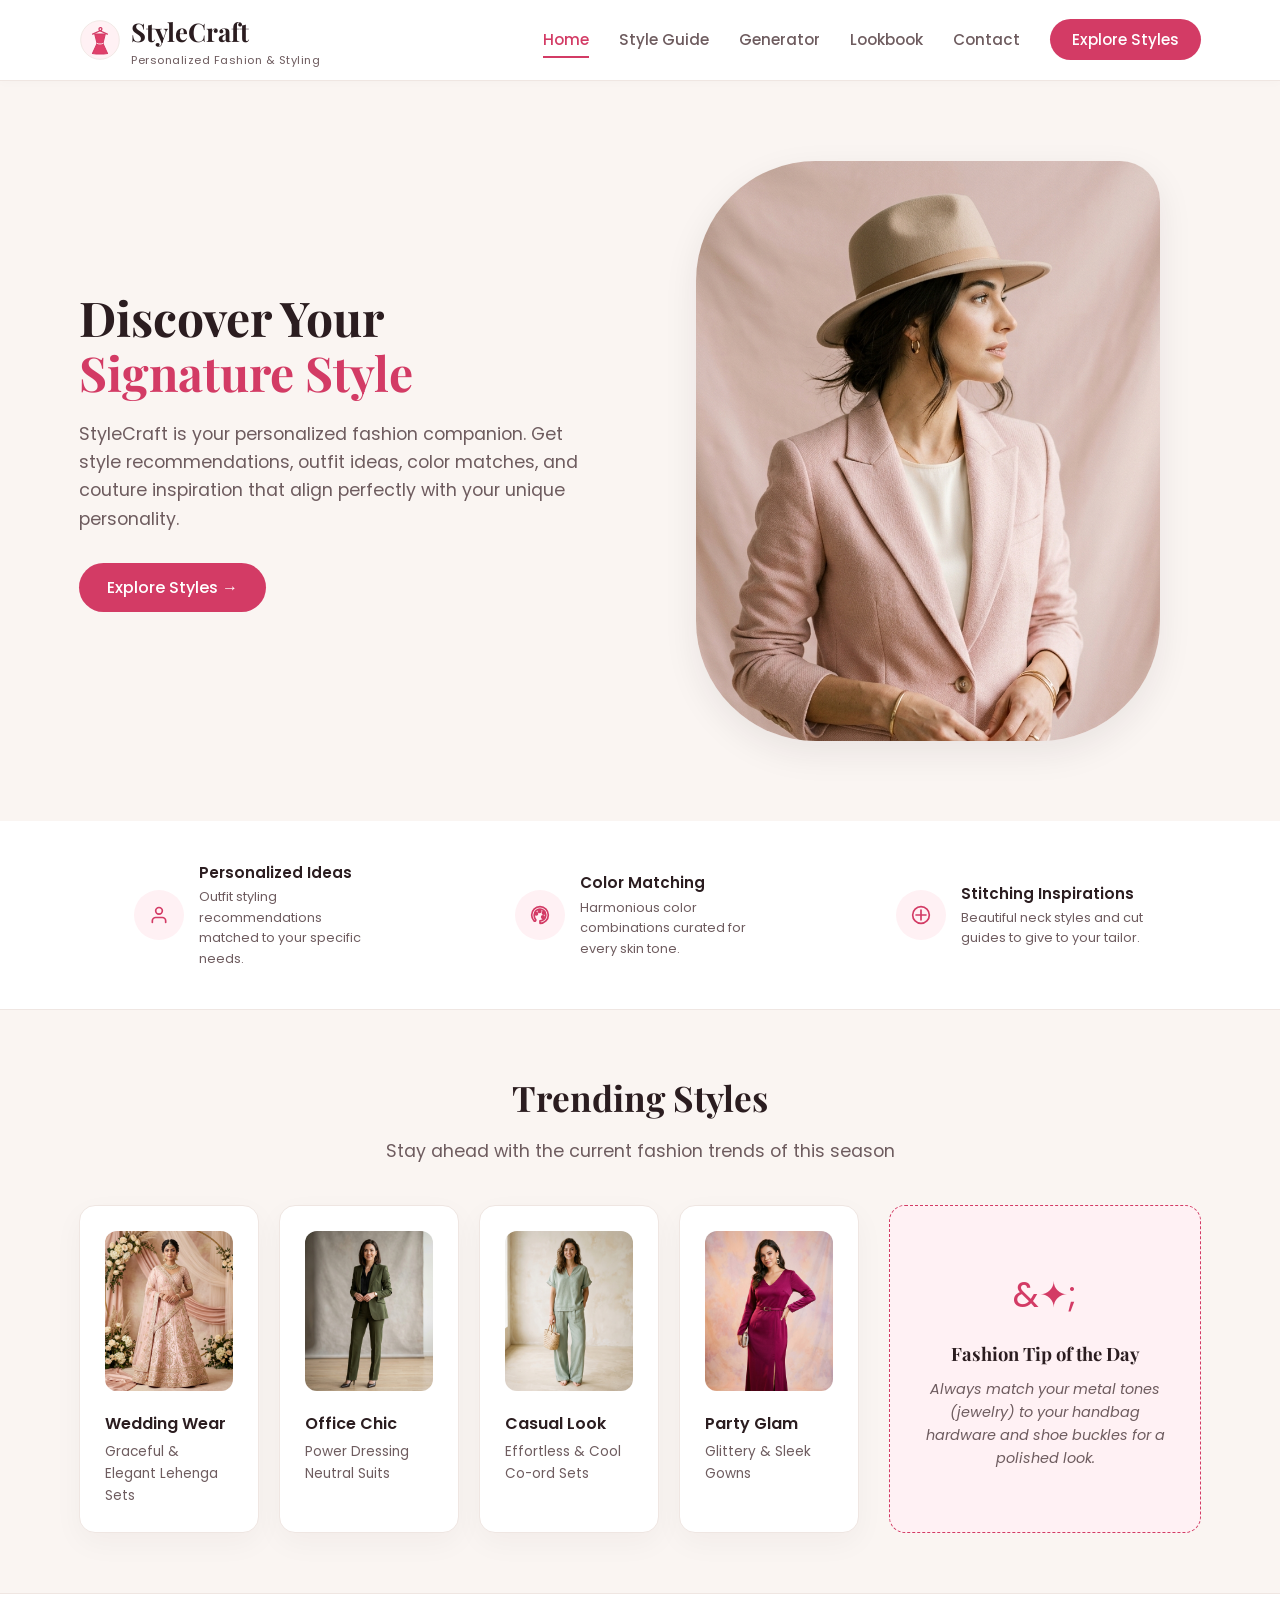
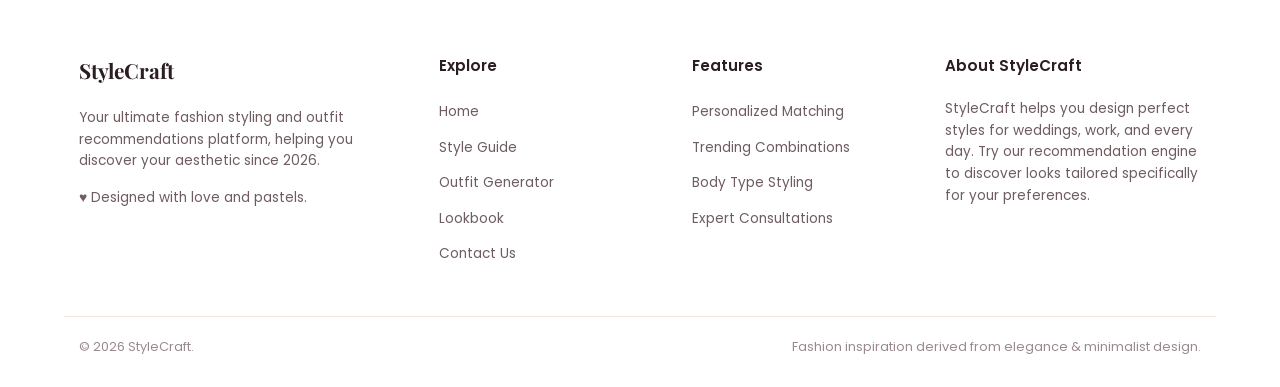
<file: index.html>
<!DOCTYPE html>
<html lang="en">
<head>
  <meta charset="UTF-8">
  <meta name="viewport" content="width=device-width, initial-scale=1.0">
  <meta name="description" content="Discover your signature style with StyleCraft. Explore personalized outfit ideas, seasonal fashion guides, and dynamic color combinations tailored for you.">
  <title>StyleCraft – Personalized Fashion & Styling Generator</title>
  
  <!-- Master Stylesheet Link -->
  <link rel="stylesheet" href="css/style.css">
</head>
<body>

  <!-- ==========================================
       HEADER & NAVIGATION
       ========================================== -->
  <header>
    <div class="container nav-container">
      <!-- Website Logo -->
      <a href="index.html" class="logo">
        <img src="images/logo.svg" alt="StyleCraft Logo" style="width: 42px; height: 42px; object-fit: contain;">
        <div class="logo-text">
          <h2>StyleCraft</h2>
          <span>Personalized Fashion & Styling</span>
        </div>
      </a>

      <!-- Desktop Navigation Menu -->
      <nav>
        <ul class="nav-menu">
          <li><a href="index.html" class="nav-link active">Home</a></li>
          <li><a href="style-guide.html" class="nav-link">Style Guide</a></li>
          <li><a href="generator.html" class="nav-link">Generator</a></li>
          <li><a href="lookbook.html" class="nav-link">Lookbook</a></li>
          <li><a href="contact.html" class="nav-link">Contact</a></li>
          <li><a href="generator.html" class="nav-cta">Explore Styles</a></li>
        </ul>
      </nav>

      <!-- Hamburger Icon for Mobile Screen Toggle -->
      <button class="hamburger" aria-label="Toggle menu">
        <span></span>
        <span></span>
        <span></span>
      </button>
    </div>
  </header>

  <!-- ==========================================
       HERO SECTION
       ========================================== -->
  <section class="hero">
    <div class="container grid-2">
      <!-- Left side text & introduction -->
      <div class="hero-content">
        <h1>Discover Your <br><span>Signature Style</span></h1>
        <p>StyleCraft is your personalized fashion companion. Get style recommendations, outfit ideas, color matches, and couture inspiration that align perfectly with your unique personality.</p>
        <a href="generator.html" class="btn">Explore Styles &rarr;</a>
      </div>

      <!-- Right side hero banner image -->
      <div class="hero-image-container">
        <div class="hero-image-bg"></div>
        <div class="hero-image">
          <img src="images/hero-model.png" alt="Elegant model wearing pastel pink fashion apparel">
        </div>
      </div>
    </div>
  </section>

  <!-- ==========================================
       FEATURES SECTION (THREE CARDS)
       ========================================== -->
  <section class="features-section">
    <div class="container">
      <div class="features-row">
        <!-- Feature 1 -->
        <div class="feature-item">
          <div class="feature-icon-box">
            <!-- Personalized/User icon -->
            <svg xmlns="http://www.w3.org/2000/svg" width="20" height="20" viewBox="0 0 24 24" fill="none" stroke="currentColor" stroke-width="2" stroke-linecap="round" stroke-linejoin="round">
              <path d="M20 21v-2a4 4 0 0 0-4-4H8a4 4 0 0 0-4 4v2"></path>
              <circle cx="12" cy="7" r="4"></circle>
            </svg>
          </div>
          <div class="feature-info">
            <h4>Personalized Ideas</h4>
            <p>Outfit styling recommendations matched to your specific needs.</p>
          </div>
        </div>

        <!-- Feature 2 -->
        <div class="feature-item">
          <div class="feature-icon-box">
            <!-- Palette icon -->
            <svg xmlns="http://www.w3.org/2000/svg" width="20" height="20" viewBox="0 0 24 24" fill="none" stroke="currentColor" stroke-width="2" stroke-linecap="round" stroke-linejoin="round">
              <path d="M12 22C17.5228 22 22 17.5228 22 12C22 6.47715 17.5228 2 12 2C6.47715 2 2 6.47715 2 12C2 14.7255 3.09032 17.1962 4.85857 19C5.34776 19.4892 6.1388 19.4892 6.62799 19C7.11719 18.5108 7.11719 17.7198 6.62799 17.2306C5.60254 16.2052 5 14.1685 5 12C5 8.13401 8.13401 5 12 5C15.866 5 19 8.13401 19 12C19 15.866 15.866 19 12 19V22Z"></path>
              <circle cx="7.5" cy="10.5" r="1.5" fill="currentColor"></circle>
              <circle cx="11.5" cy="7.5" r="1.5" fill="currentColor"></circle>
              <circle cx="16.5" cy="9.5" r="1.5" fill="currentColor"></circle>
              <circle cx="15.5" cy="14.5" r="1.5" fill="currentColor"></circle>
            </svg>
          </div>
          <div class="feature-info">
            <h4>Color Matching</h4>
            <p>Harmonious color combinations curated for every skin tone.</p>
          </div>
        </div>

        <!-- Feature 3 -->
        <div class="feature-item">
          <div class="feature-icon-box">
            <!-- Thread/Stitch needle icon -->
            <svg xmlns="http://www.w3.org/2000/svg" width="20" height="20" viewBox="0 0 24 24" fill="none" stroke="currentColor" stroke-width="2" stroke-linecap="round" stroke-linejoin="round">
              <path d="M12 22c5.523 0 10-4.477 10-10S17.523 2 12 2 2 6.477 2 12s4.477 10 10 10z"></path>
              <path d="M12 6v12M6 12h12"></path>
            </svg>
          </div>
          <div class="feature-info">
            <h4>Stitching Inspirations</h4>
            <p>Beautiful neck styles and cut guides to give to your tailor.</p>
          </div>
        </div>
      </div>
    </div>
  </section>

  <!-- ==========================================
       TRENDING STYLES & DAILY TIP SECTION
       ========================================== -->
  <section>
    <div class="container">
      <h2 class="section-title">Trending Styles</h2>
      <p class="section-subtitle">Stay ahead with the current fashion trends of this season</p>
      
      <div class="trending-container">
        <!-- 4 Cards Grid of Trending Outfits -->
        <div class="trending-grid">
          <!-- Card 1 (Wedding) -->
          <div class="card trending-card">
            <div class="card-img-wrapper">
              <img src="images/wedding.png" alt="Beautiful pastel wedding attire">
            </div>
            <h4>Wedding Wear</h4>
            <p>Graceful &amp; Elegant Lehenga Sets</p>
          </div>

          <!-- Card 2 (Office) -->
          <div class="card trending-card">
            <div class="card-img-wrapper">
              <img src="images/office.png" alt="Smart casual professional suit">
            </div>
            <h4>Office Chic</h4>
            <p>Power Dressing Neutral Suits</p>
          </div>

          <!-- Card 3 (Casual) -->
          <div class="card trending-card">
            <div class="card-img-wrapper">
              <img src="images/casual.png" alt="Trendy everyday casual top and pants">
            </div>
            <h4>Casual Look</h4>
            <p>Effortless &amp; Cool Co-ord Sets</p>
          </div>

          <!-- Card 4 (Party) -->
          <div class="card trending-card">
            <div class="card-img-wrapper">
              <img src="images/party.png" alt="Gorgeous dark dress for cocktail party">
            </div>
            <h4>Party Glam</h4>
            <p>Glittery &amp; Sleek Gowns</p>
          </div>
        </div>

        <!-- Fashion Tip of the Day Dynamic Widget -->
        <div class="tip-widget">
          <div class="tip-icon">&✦;</div>
          <h4>Fashion Tip of the Day</h4>
          <p id="random-tip-text" class="tip-content">Loading your styling advice...</p>
        </div>
      </div>
    </div>
  </section>

  <!-- ==========================================
       FOOTER
       ========================================== -->
  <footer>
    <div class="container footer-grid">
      <!-- Brand Info -->
      <div class="footer-col">
        <h3>StyleCraft</h3>
        <p>Your ultimate fashion styling and outfit recommendations platform, helping you discover your aesthetic since 2026.</p>
        <p>&hearts; Designed with love and pastels.</p>
      </div>

      <!-- Quick Navigation links -->
      <div class="footer-col">
        <h4>Explore</h4>
        <ul class="footer-links">
          <li><a href="index.html">Home</a></li>
          <li><a href="style-guide.html">Style Guide</a></li>
          <li><a href="generator.html">Outfit Generator</a></li>
          <li><a href="lookbook.html">Lookbook</a></li>
          <li><a href="contact.html">Contact Us</a></li>
        </ul>
      </div>

      <!-- Features links -->
      <div class="footer-col">
        <h4>Features</h4>
        <ul class="footer-links">
          <li><a href="generator.html">Personalized Matching</a></li>
          <li><a href="lookbook.html">Trending Combinations</a></li>
          <li><a href="style-guide.html">Body Type Styling</a></li>
          <li><a href="contact.html">Expert Consultations</a></li>
        </ul>
      </div>

      <!-- Sub-tagline block -->
      <div class="footer-col">
        <h4>About StyleCraft</h4>
        <p>StyleCraft helps you design perfect styles for weddings, work, and every day. Try our recommendation engine to discover looks tailored specifically for your preferences.</p>
      </div>
    </div>

    <!-- Bottom copyrights row -->
    <div class="container footer-bottom">
      <p>&copy; 2026 StyleCraft.</p>
      <p>Fashion inspiration derived from elegance &amp; minimalist design.</p>
    </div>
  </footer>

  <!-- Link to external JS code -->
  <script src="js/script.js"></script>
</body>
</html>
</file>
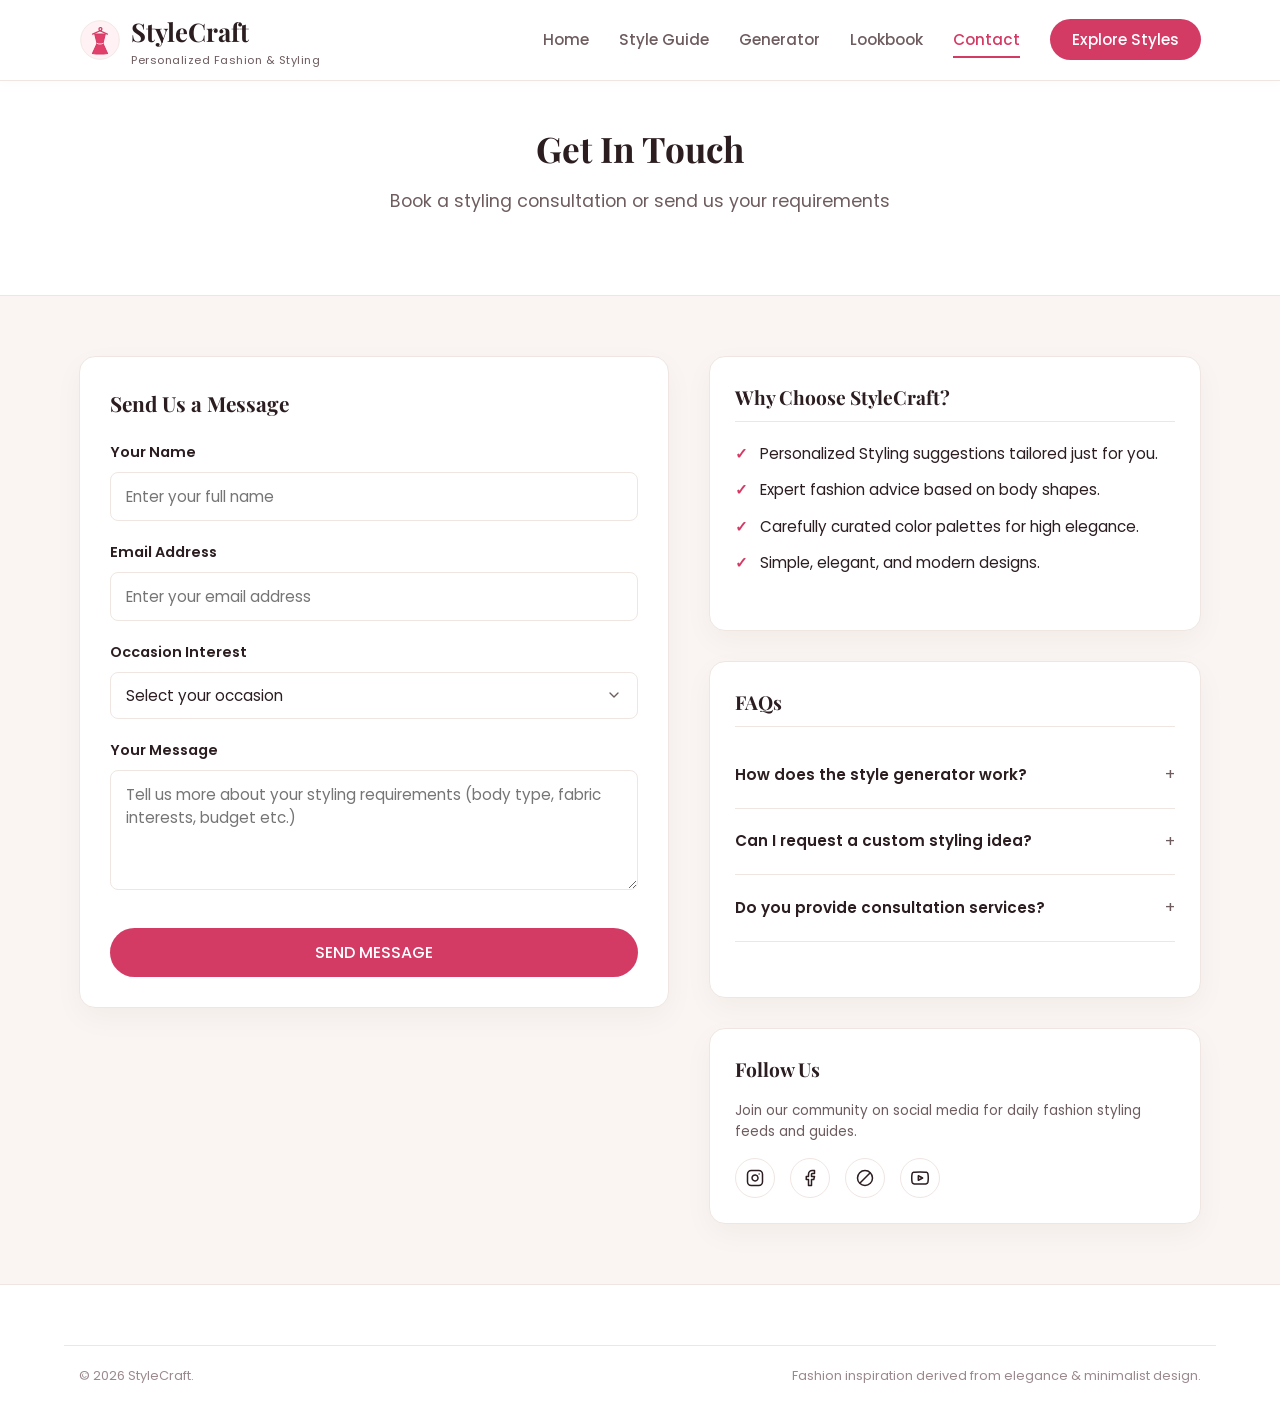
<file: contact.html>
<!DOCTYPE html>
<html lang="en">
<head>
  <meta charset="UTF-8">
  <meta name="viewport" content="width=device-width, initial-scale=1.0">
  <meta name="description" content="Get in touch with StyleCraft style advisors. Book consultations, submit requests, and read answers to frequently asked styling questions.">
  <title>Contact &amp; Consultation – StyleCraft</title>
  
  <!-- Master Stylesheet Link -->
  <link rel="stylesheet" href="css/style.css">
</head>
<body>

  <!-- ==========================================
       HEADER & NAVIGATION
       ========================================== -->
  <header>
    <div class="container nav-container">
      <a href="index.html" class="logo">
        <img src="images/logo.svg" alt="StyleCraft Logo" style="width: 42px; height: 42px; object-fit: contain;">
        <div class="logo-text">
          <h2>StyleCraft</h2>
          <span>Personalized Fashion & Styling</span>
        </div>
      </a>

      <!-- Desktop Links -->
      <nav>
        <ul class="nav-menu">
          <li><a href="index.html" class="nav-link">Home</a></li>
          <li><a href="style-guide.html" class="nav-link">Style Guide</a></li>
          <li><a href="generator.html" class="nav-link">Generator</a></li>
          <li><a href="lookbook.html" class="nav-link">Lookbook</a></li>
          <li><a href="contact.html" class="nav-link active">Contact</a></li>
          <li><a href="generator.html" class="nav-cta">Explore Styles</a></li>
        </ul>
      </nav>

      <!-- Hamburger Icon -->
      <button class="hamburger" aria-label="Toggle menu">
        <span></span>
        <span></span>
        <span></span>
      </button>
    </div>
  </header>

  <!-- ==========================================
       PAGE HEADER
       ========================================== -->
  <section style="background-color: var(--bg-white); padding: 40px 0; border-bottom: 1px solid var(--border-color);">
    <div class="container">
      <h1 class="section-title">Get In Touch</h1>
      <p class="section-subtitle">Book a styling consultation or send us your requirements</p>
    </div>
  </section>

  <!-- ==========================================
       CONTACT FORM & INFORMATION SECTION
       ========================================== -->
  <section>
    <div class="container">
      <div class="contact-layout">
        
        <!-- Left Side: Interactive Contact Form -->
        <div class="card" style="padding: 30px;">
          <h3 style="font-size: 1.3rem; margin-bottom: 20px;">Send Us a Message</h3>
          
          <!-- Inline Success Banner (hidden by default) -->
          <div id="success-banner" class="form-success-banner">
            <strong>Success!</strong> Your styling request has been submitted successfully. Our expert consultants will reach out to you within 24 hours.
          </div>

          <form id="contact-form" novalidate>
            <!-- Name Input Field -->
            <div class="form-group">
              <label for="contact-name">Your Name</label>
              <input type="text" id="contact-name" class="form-input" placeholder="Enter your full name">
              <span class="error-msg">Please enter your name.</span>
            </div>

            <!-- Email Input Field -->
            <div class="form-group">
              <label for="contact-email">Email Address</label>
              <input type="email" id="contact-email" class="form-input" placeholder="Enter your email address">
              <span class="error-msg">Please enter a valid email address.</span>
            </div>

            <!-- Occasion Dropdown Selection -->
            <div class="form-group">
              <label for="contact-occasion">Occasion Interest</label>
              <select id="contact-occasion" class="form-select">
                <option value="">Select your occasion</option>
                <option value="wedding">Wedding / Traditional Ceremony</option>
                <option value="office">Office Wear / Corporate Event</option>
                <option value="party">Party / Social Gathering</option>
                <option value="casual">Casual Outing / Daily Styling</option>
              </select>
              <span class="error-msg">Please select an occasion.</span>
            </div>

            <!-- Message Textarea Field -->
            <div class="form-group">
              <label for="contact-message">Your Message</label>
              <textarea id="contact-message" class="form-textarea" placeholder="Tell us more about your styling requirements (body type, fabric interests, budget etc.)"></textarea>
              <span class="error-msg">Please enter your message details.</span>
            </div>

            <!-- Form Submit Button -->
            <button type="submit" class="btn" style="width: 100%; margin-top: 10px;">SEND MESSAGE</button>
          </form>
        </div>

        <!-- Right Side: FAQ, Why Choose Us, & Socials -->
        <div>
          <!-- Why Choose StyleCraft Section -->
          <div class="card" style="margin-bottom: 30px; padding: 25px;">
            <h3 style="font-size: 1.2rem; margin-bottom: 20px; border-bottom: 1px solid var(--border-color); padding-bottom: 8px;">Why Choose StyleCraft?</h3>
            <ul class="checklist">
              <li class="checklist-item">
                <span class="checklist-icon">&check;</span>
                <span>Personalized Styling suggestions tailored just for you.</span>
              </li>
              <li class="checklist-item">
                <span class="checklist-icon">&check;</span>
                <span>Expert fashion advice based on body shapes.</span>
              </li>
              <li class="checklist-item">
                <span class="checklist-icon">&check;</span>
                <span>Carefully curated color palettes for high elegance.</span>
              </li>
              <li class="checklist-item">
                <span class="checklist-icon">&check;</span>
                <span>Simple, elegant, and modern designs.</span>
              </li>
            </ul>
          </div>

          <!-- FAQ Accordion section -->
          <div class="card" style="margin-bottom: 30px; padding: 25px;">
            <h3 style="font-size: 1.2rem; margin-bottom: 15px; border-bottom: 1px solid var(--border-color); padding-bottom: 8px;">FAQs</h3>
            <div class="faq-container">
              <!-- FAQ 1 -->
              <div class="faq-item">
                <div class="faq-header">
                  <h4>How does the style generator work?</h4>
                  <span class="faq-icon">&plus;</span>
                </div>
                <div class="faq-body">
                  <p>Our Style Generator cross-references your occasion, color preference, and style type selections to instantly fetch tailored outfit ideas, sleeve tips, accessories, and colors from our curated database.</p>
                </div>
              </div>

              <!-- FAQ 2 -->
              <div class="faq-item">
                <div class="faq-header">
                  <h4>Can I request a custom styling idea?</h4>
                  <span class="faq-icon">&plus;</span>
                </div>
                <div class="faq-body">
                  <p>Absolutely! Fill out the contact form on the left specifying your custom measurements, fabric preference, and theme, and our designers will reply with a detailed suggestion layout.</p>
                </div>
              </div>

              <!-- FAQ 3 -->
              <div class="faq-item">
                <div class="faq-header">
                  <h4>Do you provide consultation services?</h4>
                  <span class="faq-icon">&plus;</span>
                </div>
                <div class="faq-body">
                  <p>Yes, we offer both virtual and physical 1-on-1 fashion advice sessions. Let us know your requirements in the contact form, and we will schedule an appointment for you.</p>
                </div>
              </div>
            </div>
          </div>

          <!-- Follow Us Social Links -->
          <div class="card" style="padding: 25px;">
            <h3 style="font-size: 1.2rem; margin-bottom: 15px;">Follow Us</h3>
            <p style="font-size: 0.85rem; color: var(--text-medium); margin-bottom: 15px;">Join our community on social media for daily fashion styling feeds and guides.</p>
            <div class="social-links">
              <!-- Instagram Icon -->
              <a href="#" class="social-icon" aria-label="Instagram">
                <svg xmlns="http://www.w3.org/2000/svg" width="18" height="18" viewBox="0 0 24 24" fill="none" stroke="currentColor" stroke-width="2" stroke-linecap="round" stroke-linejoin="round">
                  <rect x="2" y="2" width="20" height="20" rx="5" ry="5"></rect>
                  <path d="M16 11.37A4 4 0 1 1 12.63 8 4 4 0 0 1 16 11.37z"></path>
                  <line x1="17.5" y1="6.5" x2="17.51" y2="6.5"></line>
                </svg>
              </a>
              <!-- Facebook Icon -->
              <a href="#" class="social-icon" aria-label="Facebook">
                <svg xmlns="http://www.w3.org/2000/svg" width="18" height="18" viewBox="0 0 24 24" fill="none" stroke="currentColor" stroke-width="2" stroke-linecap="round" stroke-linejoin="round">
                  <path d="M18 2h-3a5 5 0 0 0-5 5v3H7v4h3v8h4v-8h3l1-4h-4V7a1 1 0 0 1 1-1h3z"></path>
                </svg>
              </a>
              <!-- Pinterest Icon -->
              <a href="#" class="social-icon" aria-label="Pinterest">
                <svg xmlns="http://www.w3.org/2000/svg" width="18" height="18" viewBox="0 0 24 24" fill="none" stroke="currentColor" stroke-width="2" stroke-linecap="round" stroke-linejoin="round">
                  <line x1="6" y1="18" x2="18" y2="6"></line>
                  <circle cx="12" cy="12" r="10"></circle>
                </svg>
              </a>
              <!-- Youtube Icon -->
              <a href="#" class="social-icon" aria-label="YouTube">
                <svg xmlns="http://www.w3.org/2000/svg" width="18" height="18" viewBox="0 0 24 24" fill="none" stroke="currentColor" stroke-width="2" stroke-linecap="round" stroke-linejoin="round">
                  <path d="M22.54 6.42a2.78 2.78 0 0 0-1.95-1.96C18.88 4 12 4 12 4s-6.88 0-8.59.46a2.78 2.78 0 0 0-1.95 1.96A29 29 0 0 0 1 12a29 29 0 0 0 .46 5.58 2.78 2.78 0 0 0 1.95 1.96C5.12 20 12 20 12 20s6.88 0 8.59-.46a2.78 2.78 0 0 0 1.95-1.96A29 29 0 0 0 23 12a29 29 0 0 0-.46-5.58z"></path>
                  <polygon points="9.75 15.02 15.5 12 9.75 8.98 9.75 15.02"></polygon>
                </svg>
              </a>
            </div>
          </div>
        </div>

      </div>
    </div>
  </section>

  <!-- ==========================================
       FOOTER
       ========================================== -->
  <footer>
    



    <div class="container footer-bottom">
      <p>&copy; 2026 StyleCraft.</p>
      <p>Fashion inspiration derived from elegance &amp; minimalist design.</p>
    </div>
  </footer>

  <!-- Script link -->
  <script src="js/script.js"></script>
</body>
</html>
</file>
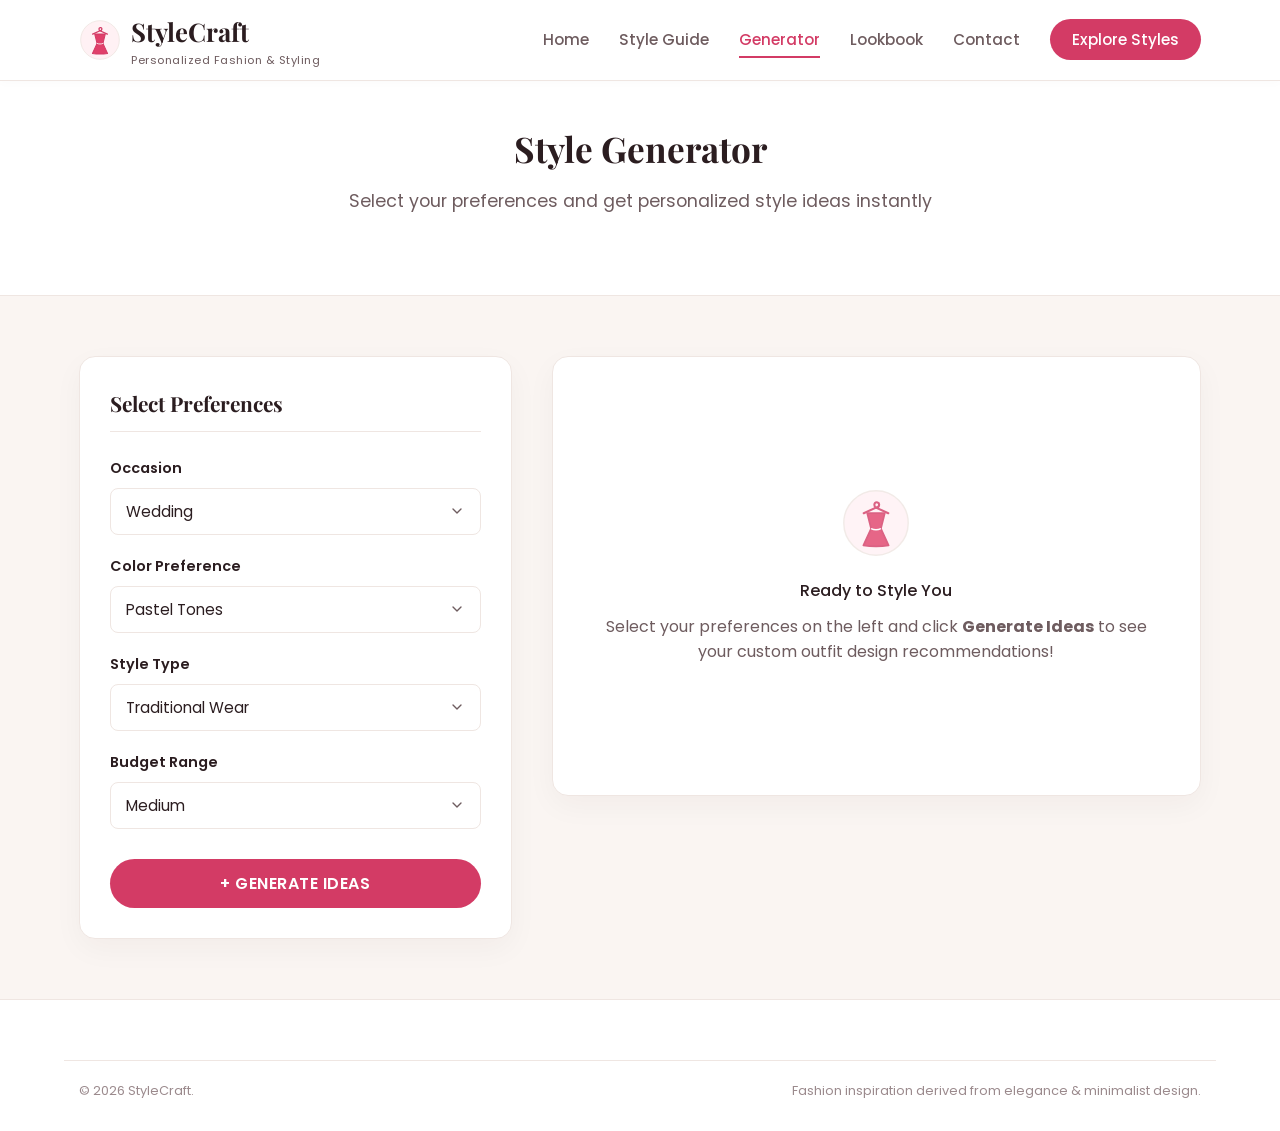
<file: generator.html>
<!DOCTYPE html>
<html lang="en">
<head>
  <meta charset="UTF-8">
  <meta name="viewport" content="width=device-width, initial-scale=1.0">
  <meta name="description" content="Generate custom fashion suggestions instantly. Try our StyleCraft outfit generator for personalized suggestions, matching accessories, and colors.">
  <title>Style Generator – StyleCraft</title>
  
  <!-- Master Stylesheet Link -->
  <link rel="stylesheet" href="css/style.css">
</head>
<body>

  <!-- ==========================================
       HEADER & NAVIGATION
       ========================================== -->
  <header>
    <div class="container nav-container">
      <a href="index.html" class="logo">
        <img src="images/logo.svg" alt="StyleCraft Logo" style="width: 42px; height: 42px; object-fit: contain;">
        <div class="logo-text">
          <h2>StyleCraft</h2>
          <span>Personalized Fashion & Styling</span>
        </div>
      </a>

      <!-- Desktop Links -->
      <nav>
        <ul class="nav-menu">
          <li><a href="index.html" class="nav-link">Home</a></li>
          <li><a href="style-guide.html" class="nav-link">Style Guide</a></li>
          <li><a href="generator.html" class="nav-link active">Generator</a></li>
          <li><a href="lookbook.html" class="nav-link">Lookbook</a></li>
          <li><a href="contact.html" class="nav-link">Contact</a></li>
          <li><a href="generator.html" class="nav-cta">Explore Styles</a></li>
        </ul>
      </nav>

      <!-- Hamburger Icon -->
      <button class="hamburger" aria-label="Toggle menu">
        <span></span>
        <span></span>
        <span></span>
      </button>
    </div>
  </header>

  <!-- ==========================================
       PAGE HEADER
       ========================================== -->
  <section style="background-color: var(--bg-white); padding: 40px 0; border-bottom: 1px solid var(--border-color);">
    <div class="container">
      <h1 class="section-title">Style Generator</h1>
      <p class="section-subtitle">Select your preferences and get personalized style ideas instantly</p>
    </div>
  </section>

  <!-- ==========================================
       GENERATOR SECTION
       ========================================== -->
  <section>
    <div class="container">
      <div class="generator-layout">
        
        <!-- Left Side: Dropdown Selection Form -->
        <div class="card" style="padding: 30px;">
          <h3 style="font-size: 1.3rem; margin-bottom: 25px; border-bottom: 1px solid var(--border-color); padding-bottom: 10px;">Select Preferences</h3>
          
          <!-- Dropdown 1: Occasion -->
          <div class="form-group">
            <label for="occasion">Occasion</label>
            <select id="occasion" class="form-select">
              <option value="wedding">Wedding</option>
              <option value="office">Office Wear</option>
              <option value="party">Party Glam</option>
              <option value="casual">Casual Comfort</option>
            </select>
          </div>

          <!-- Dropdown 2: Color Preference -->
          <div class="form-group">
            <label for="color">Color Preference</label>
            <select id="color" class="form-select">
              <option value="pastel">Pastel Tones</option>
              <option value="neutral">Neutral Tones</option>
              <option value="bold">Bold &amp; Vibrant</option>
            </select>
          </div>

          <!-- Dropdown 3: Style Type -->
          <div class="form-group">
            <label for="style">Style Type</label>
            <select id="style" class="form-select">
              <option value="traditional">Traditional Wear</option>
              <option value="modern">Modern / Indo-Western</option>
              <option value="minimalist">Clean / Minimalist</option>
            </select>
          </div>

          <!-- Dropdown 4: Budget Range (matches mockup visual) -->
          <div class="form-group">
            <label for="budget">Budget Range</label>
            <select id="budget" class="form-select">
              <option value="medium">Medium</option>
              <option value="budget">Budget-Friendly</option>
              <option value="luxury">Luxury / Premium</option>
            </select>
          </div>

          <!-- Generate Action Button -->
          <button id="generate-btn" class="btn" style="width: 100%; margin-top: 10px; font-weight: 600; letter-spacing: 0.5px;">&plus; GENERATE IDEAS</button>
        </div>

        <!-- Right Side: Recommendation Results Output -->
        <div id="generator-results" class="card results-card">
          <!-- Default placeholder shown before submission -->
          <div class="placeholder-results">
            <div class="placeholder-results-icon" style="margin-bottom: 20px;">
              <img src="images/logo.svg" alt="StyleCraft Gown Icon" style="width: 70px; height: 70px; opacity: 0.8; margin: 0 auto; display: block;">
            </div>
            <h4 style="font-family: var(--font-sans); margin-bottom: 10px; font-weight: 500;">Ready to Style You</h4>
            <p>Select your preferences on the left and click <strong>Generate Ideas</strong> to see your custom outfit design recommendations!</p>
          </div>
        </div>

      </div>
    </div>
  </section>

  <!-- ==========================================
       FOOTER
       ========================================== -->
  <footer>
    


    <div class="container footer-bottom">
      <p>&copy; 2026 StyleCraft.</p>
      <p>Fashion inspiration derived from elegance &amp; minimalist design.</p>
    </div>
  </footer>

  <!-- Script link -->
  <script src="js/script.js"></script>
</body>
</html>
</file>
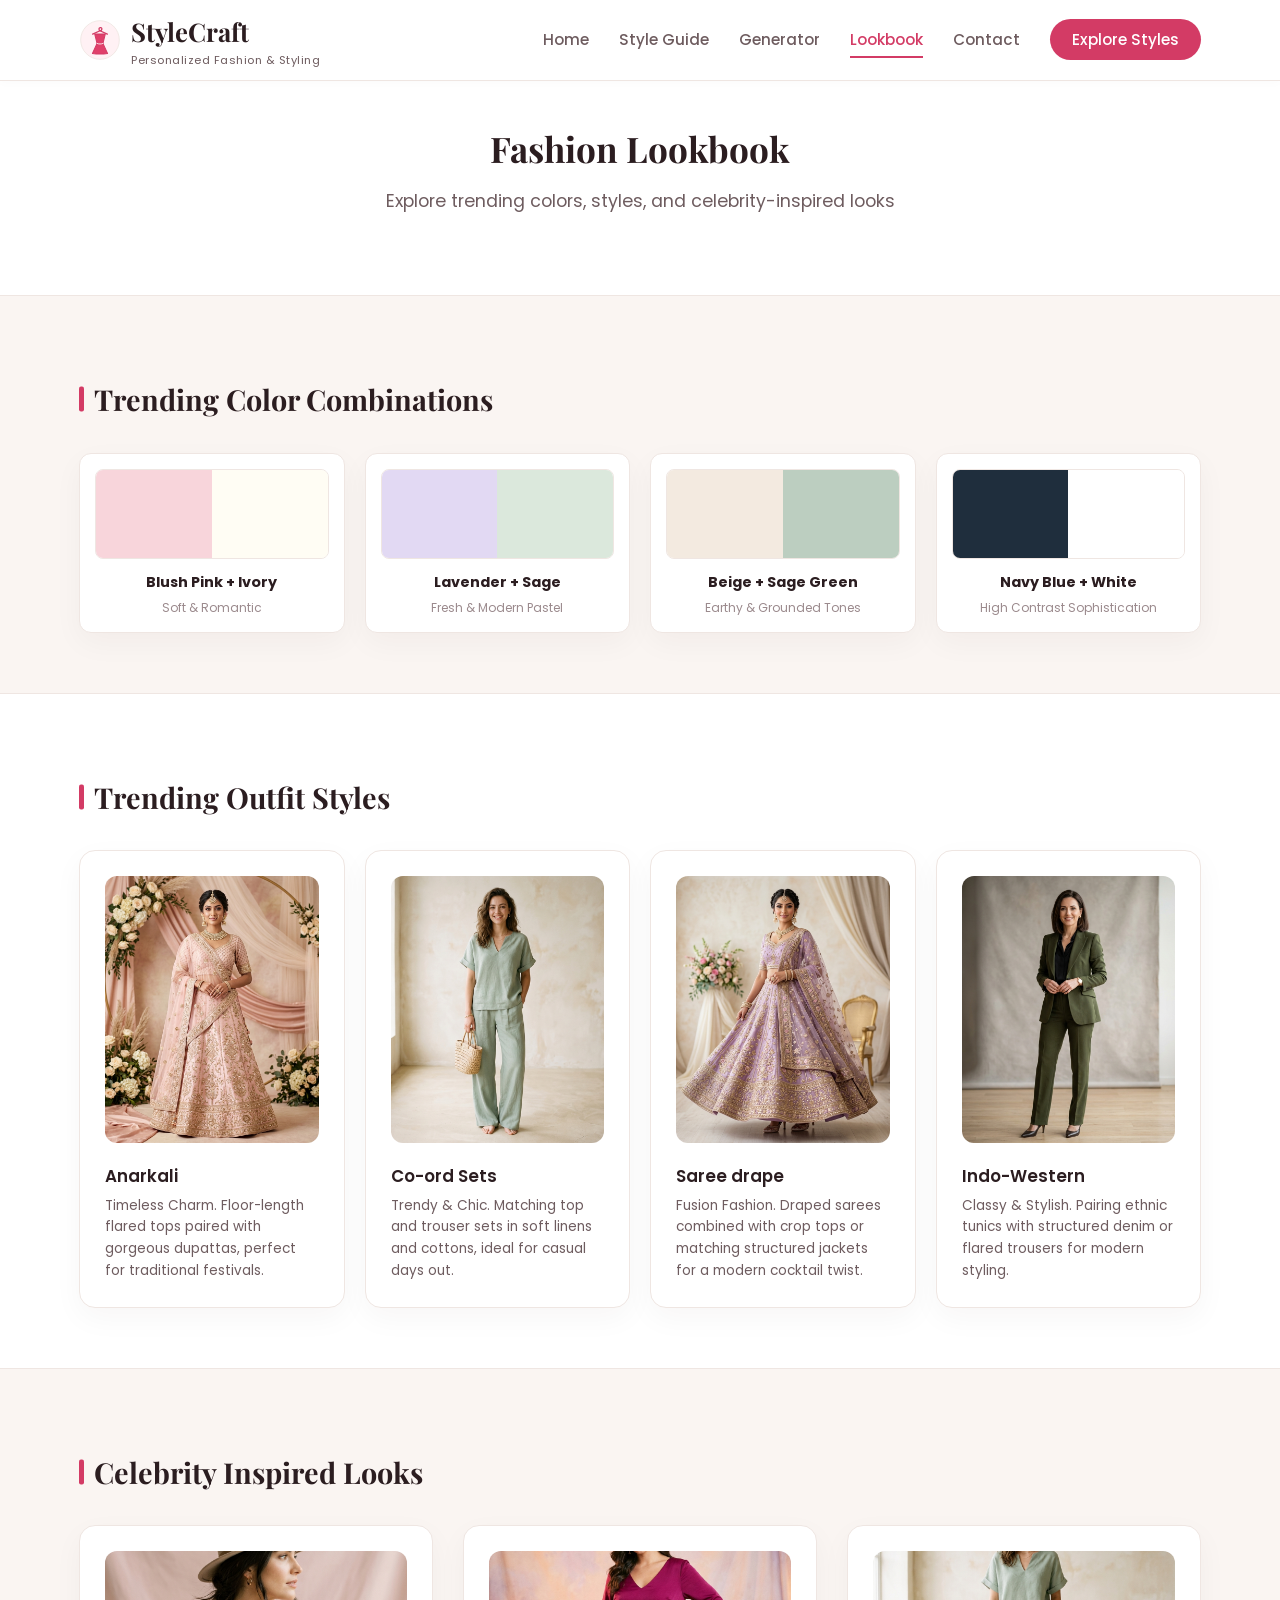
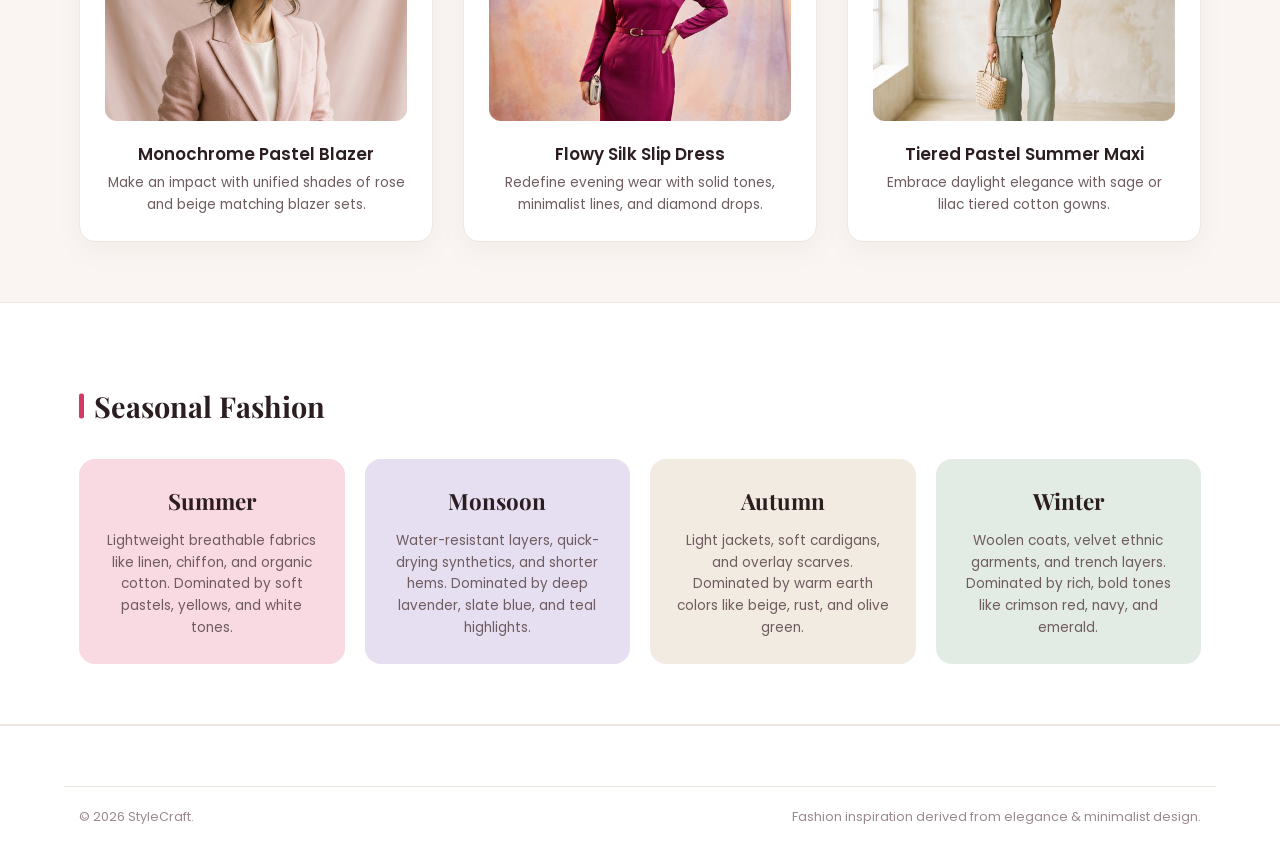
<file: lookbook.html>
<!DOCTYPE html>
<html lang="en">
<head>
  <meta charset="UTF-8">
  <meta name="viewport" content="width=device-width, initial-scale=1.0">
  <meta name="description" content="Explore current fashion trends, seasonal catalogs, and elegant color combinations. Draw inspiration from our Lookbook gallery.">
  <title>Fashion Lookbook – StyleCraft</title>
  
  <!-- Master Stylesheet Link -->
  <link rel="stylesheet" href="css/style.css">
</head>
<body>

  <!-- ==========================================
       HEADER & NAVIGATION
       ========================================== -->
  <header>
    <div class="container nav-container">
      <a href="index.html" class="logo">
        <img src="images/logo.svg" alt="StyleCraft Logo" style="width: 42px; height: 42px; object-fit: contain;">
        <div class="logo-text">
          <h2>StyleCraft</h2>
          <span>Personalized Fashion & Styling</span>
        </div>
      </a>

      <!-- Desktop Links -->
      <nav>
        <ul class="nav-menu">
          <li><a href="index.html" class="nav-link">Home</a></li>
          <li><a href="style-guide.html" class="nav-link">Style Guide</a></li>
          <li><a href="generator.html" class="nav-link">Generator</a></li>
          <li><a href="lookbook.html" class="nav-link active">Lookbook</a></li>
          <li><a href="contact.html" class="nav-link">Contact</a></li>
          <li><a href="generator.html" class="nav-cta">Explore Styles</a></li>
        </ul>
      </nav>

      <!-- Hamburger Icon -->
      <button class="hamburger" aria-label="Toggle menu">
        <span></span>
        <span></span>
        <span></span>
      </button>
    </div>
  </header>

  <!-- ==========================================
       PAGE HEADER
       ========================================== -->
  <section style="background-color: var(--bg-white); padding: 40px 0; border-bottom: 1px solid var(--border-color);">
    <div class="container">
      <h1 class="section-title">Fashion Lookbook</h1>
      <p class="section-subtitle">Explore trending colors, styles, and celebrity-inspired looks</p>
    </div>
  </section>

  <!-- ==========================================
       TRENDING COLOR COMBINATIONS
       ========================================== -->
  <section>
    <div class="container">
      <h3 class="guide-section-title">Trending Color Combinations</h3>
      
      <div class="swatch-grid">
        <!-- Combo 1: Blush Pink + Ivory -->
        <div class="swatch-card">
          <div class="swatch-display">
            <div class="swatch-half" style="background-color: #F8D5DB;"></div>
            <div class="swatch-half" style="background-color: #FFFDF4;"></div>
          </div>
          <h4>Blush Pink + Ivory</h4>
          <p>Soft &amp; Romantic</p>
        </div>

        <!-- Combo 2: Lavender + Sage -->
        <div class="swatch-card">
          <div class="swatch-display">
            <div class="swatch-half" style="background-color: #E2D9F3;"></div>
            <div class="swatch-half" style="background-color: #DBE8DC;"></div>
          </div>
          <h4>Lavender + Sage</h4>
          <p>Fresh &amp; Modern Pastel</p>
        </div>

        <!-- Combo 3: Beige + Sage Green -->
        <div class="swatch-card">
          <div class="swatch-display">
            <div class="swatch-half" style="background-color: #F3EAE0;"></div>
            <div class="swatch-half" style="background-color: #BCCEC0;"></div>
          </div>
          <h4>Beige + Sage Green</h4>
          <p>Earthy &amp; Grounded Tones</p>
        </div>

        <!-- Combo 4: Navy Blue + White -->
        <div class="swatch-card">
          <div class="swatch-display">
            <div class="swatch-half" style="background-color: #1F2E3D;"></div>
            <div class="swatch-half" style="background-color: #FFFFFF;"></div>
          </div>
          <h4>Navy Blue + White</h4>
          <p>High Contrast Sophistication</p>
        </div>
      </div>
    </div>
  </section>

  <!-- ==========================================
       TRENDING OUTFIT STYLES
       ========================================== -->
  <section style="background-color: var(--bg-white); border-top: 1px solid var(--border-color); border-bottom: 1px solid var(--border-color);">
    <div class="container">
      <h3 class="guide-section-title">Trending Outfit Styles</h3>
      
      <div class="grid-4">
        <!-- Anarkali -->
        <div class="card">
          <div class="card-img-wrapper">
            <img src="images/wedding.png" alt="Elegant Anarkali dress representation">
          </div>
          <h4 style="font-family: var(--font-sans); font-size: 1.05rem; font-weight: 600; margin-bottom: 5px;">Anarkali</h4>
          <p style="font-size: 0.85rem; color: var(--text-medium);">Timeless Charm. Floor-length flared tops paired with gorgeous dupattas, perfect for traditional festivals.</p>
        </div>

        <!-- Co-ord Sets -->
        <div class="card">
          <div class="card-img-wrapper">
            <img src="images/casual.png" alt="Trendy co-ord suit set styling">
          </div>
          <h4 style="font-family: var(--font-sans); font-size: 1.05rem; font-weight: 600; margin-bottom: 5px;">Co-ord Sets</h4>
          <p style="font-size: 0.85rem; color: var(--text-medium);">Trendy &amp; Chic. Matching top and trouser sets in soft linens and cottons, ideal for casual days out.</p>
        </div>

        <!-- Saree -->
        <div class="card">
          <div class="card-img-wrapper">
            <img src="images/lavender-lehenga.png" alt="Beautiful ethnic saree drape styling">
          </div>
          <h4 style="font-family: var(--font-sans); font-size: 1.05rem; font-weight: 600; margin-bottom: 5px;">Saree drape</h4>
          <p style="font-size: 0.85rem; color: var(--text-medium);">Fusion Fashion. Draped sarees combined with crop tops or matching structured jackets for a modern cocktail twist.</p>
        </div>

        <!-- Indo-Western -->
        <div class="card">
          <div class="card-img-wrapper">
            <img src="images/office.png" alt="Indo Western fusion suit design">
          </div>
          <h4 style="font-family: var(--font-sans); font-size: 1.05rem; font-weight: 600; margin-bottom: 5px;">Indo-Western</h4>
          <p style="font-size: 0.85rem; color: var(--text-medium);">Classy &amp; Stylish. Pairing ethnic tunics with structured denim or flared trousers for modern styling.</p>
        </div>
      </div>
    </div>
  </section>

  <!-- ==========================================
       CELEBRITY INSPIRED LOOKS
       ========================================== -->
  <section>
    <div class="container">
      <h3 class="guide-section-title">Celebrity Inspired Looks</h3>
      
      <div class="grid-3">
        <!-- Celebrity Look 1 -->
        <div class="card">
          <div class="card-img-wrapper" style="aspect-ratio: 16/9;">
            <img src="images/hero-model.png" alt="High fashion celebrity dress style">
          </div>
          <h4 style="font-family: var(--font-sans); font-size: 1.05rem; font-weight: 600; margin-bottom: 5px; text-align: center;">Monochrome Pastel Blazer</h4>
          <p style="font-size: 0.85rem; color: var(--text-medium); text-align: center;">Make an impact with unified shades of rose and beige matching blazer sets.</p>
        </div>

        <!-- Celebrity Look 2 -->
        <div class="card">
          <div class="card-img-wrapper" style="aspect-ratio: 16/9;">
            <img src="images/party.png" alt="Classic chic party dress styling on celebrity">
          </div>
          <h4 style="font-family: var(--font-sans); font-size: 1.05rem; font-weight: 600; margin-bottom: 5px; text-align: center;">Flowy Silk Slip Dress</h4>
          <p style="font-size: 0.85rem; color: var(--text-medium); text-align: center;">Redefine evening wear with solid tones, minimalist lines, and diamond drops.</p>
        </div>

        <!-- Celebrity Look 3 -->
        <div class="card">
          <div class="card-img-wrapper" style="aspect-ratio: 16/9;">
            <img src="images/casual.png" alt="Creative fashion styling combination">
          </div>
          <h4 style="font-family: var(--font-sans); font-size: 1.05rem; font-weight: 600; margin-bottom: 5px; text-align: center;">Tiered Pastel Summer Maxi</h4>
          <p style="font-size: 0.85rem; color: var(--text-medium); text-align: center;">Embrace daylight elegance with sage or lilac tiered cotton gowns.</p>
        </div>
      </div>
    </div>
  </section>

  <!-- ==========================================
       SEASONAL FASHION
       ========================================== -->
  <section style="background-color: var(--bg-white); border-top: 1px solid var(--border-color); border-bottom: 1px solid var(--border-color);">
    <div class="container">
      <h3 class="guide-section-title">Seasonal Fashion</h3>
      
      <div class="seasonal-grid">
        <!-- Summer -->
        <div class="season-card summer">
          <h3>Summer</h3>
          <p>Lightweight breathable fabrics like linen, chiffon, and organic cotton. Dominated by soft pastels, yellows, and white tones.</p>
        </div>

        <!-- Monsoon -->
        <div class="season-card monsoon">
          <h3>Monsoon</h3>
          <p>Water-resistant layers, quick-drying synthetics, and shorter hems. Dominated by deep lavender, slate blue, and teal highlights.</p>
        </div>

        <!-- Autumn -->
        <div class="season-card autumn">
          <h3>Autumn</h3>
          <p>Light jackets, soft cardigans, and overlay scarves. Dominated by warm earth colors like beige, rust, and olive green.</p>
        </div>

        <!-- Winter -->
        <div class="season-card winter">
          <h3>Winter</h3>
          <p>Woolen coats, velvet ethnic garments, and trench layers. Dominated by rich, bold tones like crimson red, navy, and emerald.</p>
        </div>
      </div>
    </div>
  </section>

  <!-- ==========================================
       FOOTER
       ========================================== -->
  <footer>
  

    <div class="container footer-bottom">
      <p>&copy; 2026 StyleCraft.</p>
      <p>Fashion inspiration derived from elegance &amp; minimalist design.</p>
    </div>
  </footer>

  <!-- Script link -->
  <script src="js/script.js"></script>
</body>
</html>
</file>
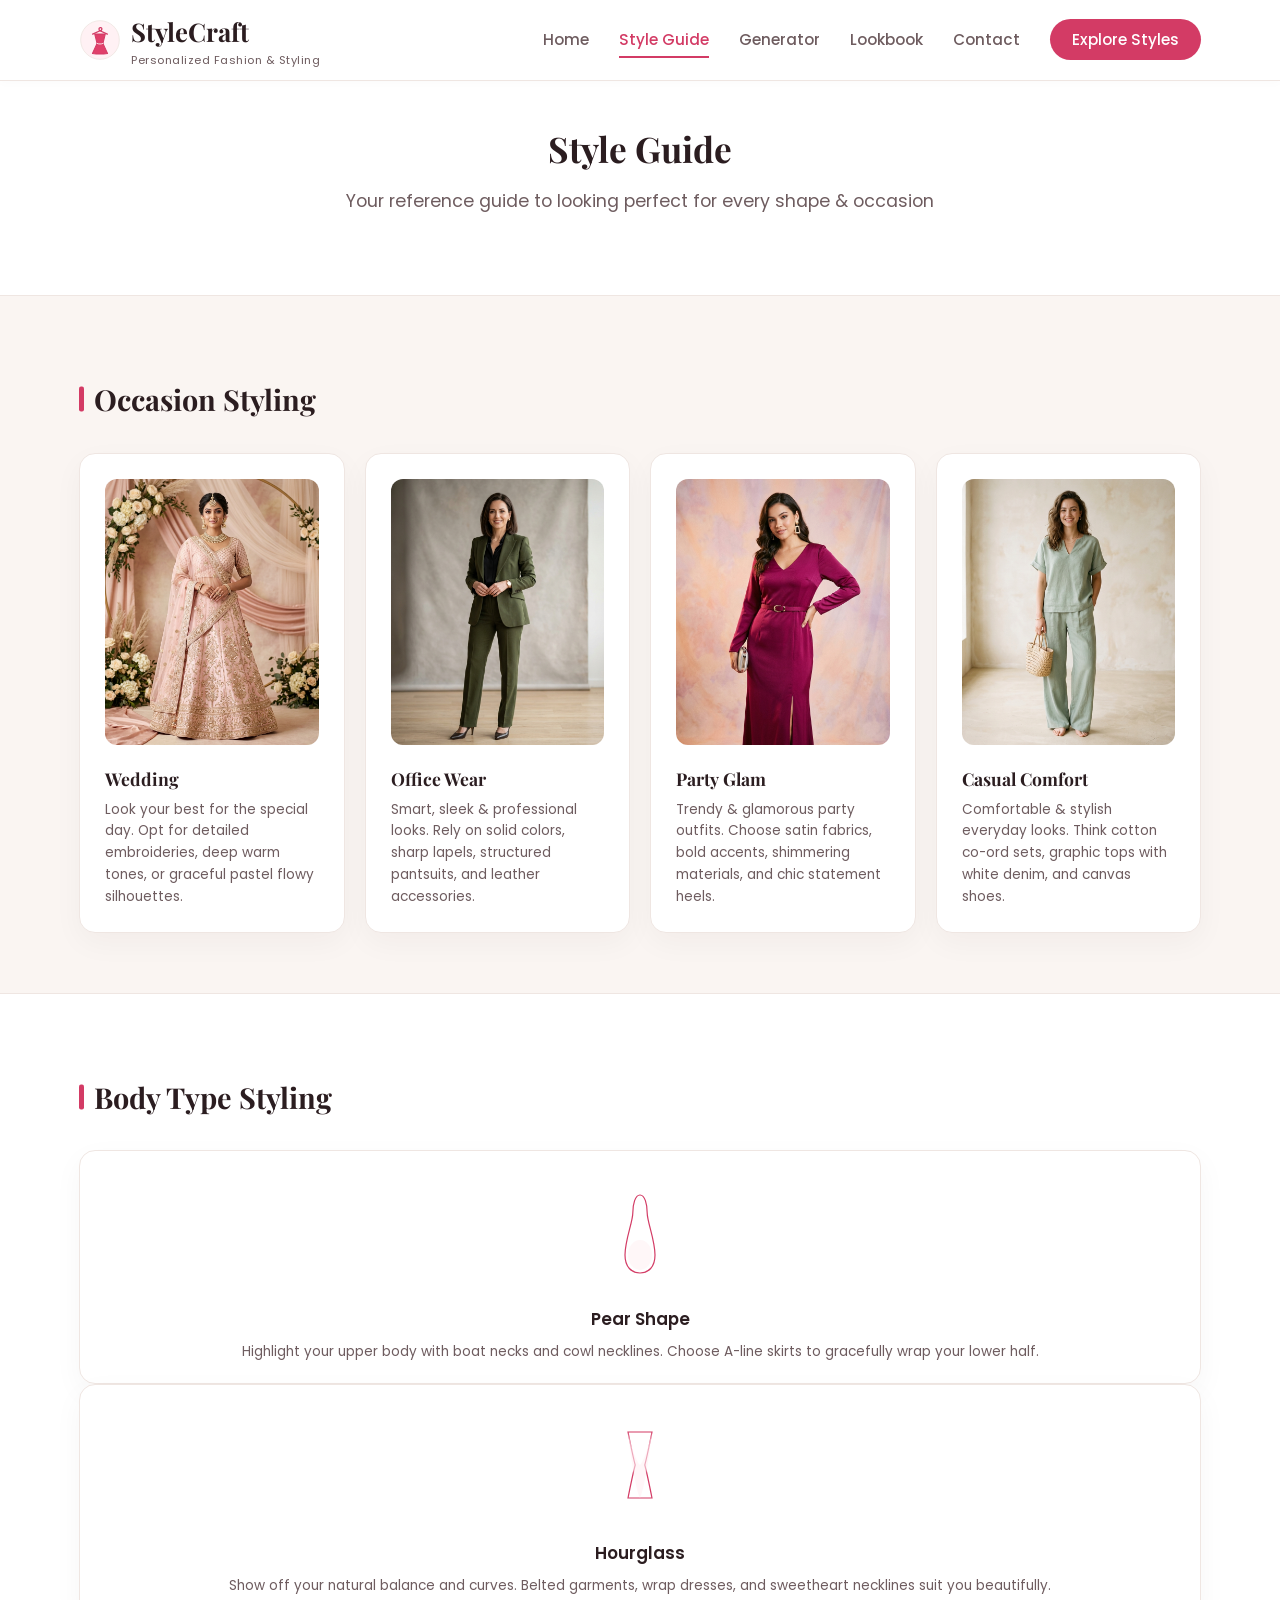
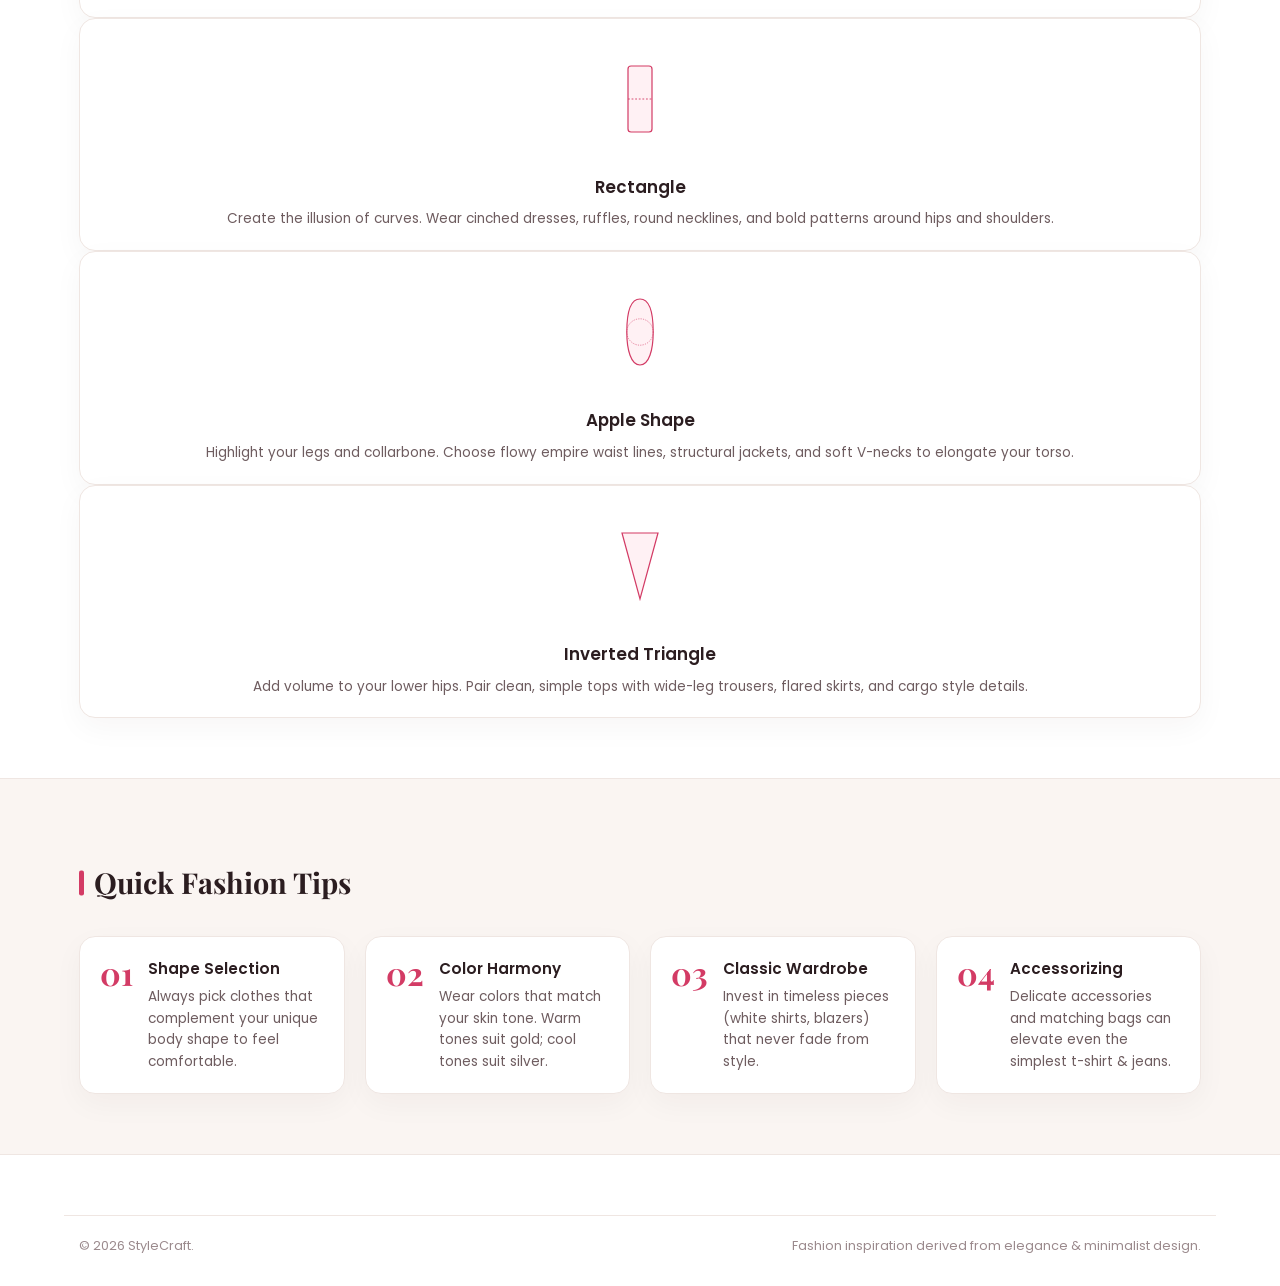
<file: style-guide.html>
<!DOCTYPE html>
<html lang="en">
<head>
  <meta charset="UTF-8">
  <meta name="viewport" content="width=device-width, initial-scale=1.0">
  <meta name="description" content="Unlock styling secrets for every occasion and body shape. Read our curated style guide to discover outfit shapes, tips, and matching rules.">
  <title>Style Guide – StyleCraft</title>
  
  <!-- Master Stylesheet Link -->
  <link rel="stylesheet" href="css/style.css">
</head>
<body>

  <!-- ==========================================
       HEADER & NAVIGATION
       ========================================== -->
  <header>
    <div class="container nav-container">
      <a href="index.html" class="logo">
        <img src="images/logo.svg" alt="StyleCraft Logo" style="width: 42px; height: 42px; object-fit: contain;">
        <div class="logo-text">
          <h2>StyleCraft</h2>
          <span>Personalized Fashion & Styling</span>
        </div>
      </a>

      <!-- Desktop Links -->
      <nav>
        <ul class="nav-menu">
          <li><a href="index.html" class="nav-link">Home</a></li>
          <li><a href="style-guide.html" class="nav-link active">Style Guide</a></li>
          <li><a href="generator.html" class="nav-link">Generator</a></li>
          <li><a href="lookbook.html" class="nav-link">Lookbook</a></li>
          <li><a href="contact.html" class="nav-link">Contact</a></li>
          <li><a href="generator.html" class="nav-cta">Explore Styles</a></li>
        </ul>
      </nav>

      <!-- Hamburger Icon -->
      <button class="hamburger" aria-label="Toggle menu">
        <span></span>
        <span></span>
        <span></span>
      </button>
    </div>
  </header>

  <!-- ==========================================
       PAGE HEADER
       ========================================== -->
  <section style="background-color: var(--bg-white); padding: 40px 0; border-bottom: 1px solid var(--border-color);">
    <div class="container">
      <h1 class="section-title">Style Guide</h1>
      <p class="section-subtitle">Your reference guide to looking perfect for every shape &amp; occasion</p>
    </div>
  </section>

  <!-- ==========================================
       OCCASION STYLING SECTION
       ========================================== -->
  <section>
    <div class="container">
      <h3 class="guide-section-title">Occasion Styling</h3>
      
      <div class="grid-4">
        <!-- Wedding Card -->
        <div class="card">
          <div class="card-img-wrapper">
            <img src="images/wedding.png" alt="Traditional wedding lehenga styling details">
          </div>
          <h4 style="margin-bottom: 5px; font-size: 1.1rem;">Wedding</h4>
          <p style="font-size: 0.85rem; color: var(--text-medium);">Look your best for the special day. Opt for detailed embroideries, deep warm tones, or graceful pastel flowy silhouettes.</p>
        </div>

        <!-- Office Card -->
        <div class="card">
          <div class="card-img-wrapper">
            <img src="images/office.png" alt="Chic workwear blazer styling">
          </div>
          <h4 style="margin-bottom: 5px; font-size: 1.1rem;">Office Wear</h4>
          <p style="font-size: 0.85rem; color: var(--text-medium);">Smart, sleek &amp; professional looks. Rely on solid colors, sharp lapels, structured pantsuits, and leather accessories.</p>
        </div>

        <!-- Party Card -->
        <div class="card">
          <div class="card-img-wrapper">
            <img src="images/party.png" alt="Glamorous party wear dress details">
          </div>
          <h4 style="margin-bottom: 5px; font-size: 1.1rem;">Party Glam</h4>
          <p style="font-size: 0.85rem; color: var(--text-medium);">Trendy &amp; glamorous party outfits. Choose satin fabrics, bold accents, shimmering materials, and chic statement heels.</p>
        </div>

        <!-- Casual Card -->
        <div class="card">
          <div class="card-img-wrapper">
            <img src="images/casual.png" alt="Relaxed casual styling look">
          </div>
          <h4 style="margin-bottom: 5px; font-size: 1.1rem;">Casual Comfort</h4>
          <p style="font-size: 0.85rem; color: var(--text-medium);">Comfortable &amp; stylish everyday looks. Think cotton co-ord sets, graphic tops with white denim, and canvas shoes.</p>
        </div>
      </div>
    </div>
  </section>

  <!-- ==========================================
       BODY TYPE STYLING SECTION
       ========================================== -->
  <section style="background-color: var(--bg-white); border-top: 1px solid var(--border-color); border-bottom: 1px solid var(--border-color);">
    <div class="container">
      <h3 class="guide-section-title">Body Type Styling</h3>
      
      <div class="grid-5">
        <!-- Pear Shape -->
        <div class="card body-shape-card">
          <div class="body-shape-svg">
            <!-- SVG Pear Shape Representation -->
            <svg viewBox="0 0 100 150" width="60" height="100">
              <path d="M50,15 C42,15 38,30 38,45 C38,60 25,90 25,115 C25,135 36,145 50,145 C64,145 75,135 75,115 C75,90 62,60 62,45 C62,30 58,15 50,15 Z" fill="none" stroke="#D33B65" stroke-width="2"/>
              <ellipse cx="50" cy="115" rx="20" ry="25" fill="#FFF1F4" opacity="0.6"/>
            </svg>
          </div>
          <h4>Pear Shape</h4>
          <p>Highlight your upper body with boat necks and cowl necklines. Choose A-line skirts to gracefully wrap your lower half.</p>
        </div>

        <!-- Hourglass Shape -->
        <div class="card body-shape-card">
          <div class="body-shape-svg">
            <!-- SVG Hourglass Shape Representation -->
            <svg viewBox="0 0 100 150" width="60" height="100">
              <path d="M30,20 L70,20 C70,20 62,60 58,75 C62,90 70,130 70,130 L30,130 C30,130 38,90 42,75 C38,60 30,20 30,20 Z" fill="none" stroke="#D33B65" stroke-width="2"/>
              <path d="M30,20 C30,20 40,65 50,75 C60,65 70,20 70,20 C70,20 60,110 50,130 C40,110 30,20 30,20 Z" fill="#FFF1F4" opacity="0.6"/>
            </svg>
          </div>
          <h4>Hourglass</h4>
          <p>Show off your natural balance and curves. Belted garments, wrap dresses, and sweetheart necklines suit you beautifully.</p>
        </div>

        <!-- Rectangle Shape -->
        <div class="card body-shape-card">
          <div class="body-shape-svg">
            <!-- SVG Rectangle Shape Representation -->
            <svg viewBox="0 0 100 150" width="60" height="100">
              <rect x="30" y="20" width="40" height="110" rx="5" fill="#FFF1F4" stroke="#D33B65" stroke-width="2"/>
              <line x1="30" y1="75" x2="70" y2="75" stroke="#D33B65" stroke-width="1.5" stroke-dasharray="3"/>
            </svg>
          </div>
          <h4>Rectangle</h4>
          <p>Create the illusion of curves. Wear cinched dresses, ruffles, round necklines, and bold patterns around hips and shoulders.</p>
        </div>

        <!-- Apple Shape -->
        <div class="card body-shape-card">
          <div class="body-shape-svg">
            <!-- SVG Apple Shape Representation -->
            <svg viewBox="0 0 100 150" width="60" height="100">
              <path d="M50,20 C32,20 28,45 28,75 C28,105 35,130 50,130 C65,130 72,105 72,75 C72,45 68,20 50,20 Z" fill="#FFF1F4" stroke="#D33B65" stroke-width="2"/>
              <circle cx="50" cy="75" r="22" fill="none" stroke="#D33B65" stroke-width="1" stroke-dasharray="2"/>
            </svg>
          </div>
          <h4>Apple Shape</h4>
          <p>Highlight your legs and collarbone. Choose flowy empire waist lines, structural jackets, and soft V-necks to elongate your torso.</p>
        </div>

        <!-- Inverted Triangle Shape -->
        <div class="card body-shape-card">
          <div class="body-shape-svg">
            <!-- SVG Inverted Triangle Representation -->
            <svg viewBox="0 0 100 150" width="60" height="100">
              <polygon points="20,20 80,20 50,130" fill="#FFF1F4" stroke="#D33B65" stroke-width="2"/>
            </svg>
          </div>
          <h4>Inverted Triangle</h4>
          <p>Add volume to your lower hips. Pair clean, simple tops with wide-leg trousers, flared skirts, and cargo style details.</p>
        </div>
      </div>
    </div>
  </section>

  <!-- ==========================================
       QUICK FASHION TIPS
       ========================================== -->
  <section>
    <div class="container">
      <h3 class="guide-section-title">Quick Fashion Tips</h3>
      
      <div class="horizontal-tips-grid">
        <!-- Tip 1 -->
        <div class="card horiz-tip-card">
          <span class="tip-num">01</span>
          <div>
            <h4 style="font-family: var(--font-sans); font-size: 0.95rem; font-weight: 600; margin-bottom: 5px;">Shape Selection</h4>
            <p>Always pick clothes that complement your unique body shape to feel comfortable.</p>
          </div>
        </div>

        <!-- Tip 2 -->
        <div class="card horiz-tip-card">
          <span class="tip-num">02</span>
          <div>
            <h4 style="font-family: var(--font-sans); font-size: 0.95rem; font-weight: 600; margin-bottom: 5px;">Color Harmony</h4>
            <p>Wear colors that match your skin tone. Warm tones suit gold; cool tones suit silver.</p>
          </div>
        </div>

        <!-- Tip 3 -->
        <div class="card horiz-tip-card">
          <span class="tip-num">03</span>
          <div>
            <h4 style="font-family: var(--font-sans); font-size: 0.95rem; font-weight: 600; margin-bottom: 5px;">Classic Wardrobe</h4>
            <p>Invest in timeless pieces (white shirts, blazers) that never fade from style.</p>
          </div>
        </div>

        <!-- Tip 4 -->
        <div class="card horiz-tip-card">
          <span class="tip-num">04</span>
          <div>
            <h4 style="font-family: var(--font-sans); font-size: 0.95rem; font-weight: 600; margin-bottom: 5px;">Accessorizing</h4>
            <p>Delicate accessories and matching bags can elevate even the simplest t-shirt &amp; jeans.</p>
          </div>
        </div>
      </div>
    </div>
  </section>

  <!-- ==========================================
       FOOTER
       ========================================== -->
  <footer>
    

    <div class="container footer-bottom">
      <p>&copy; 2026 StyleCraft.</p>
      <p>Fashion inspiration derived from elegance &amp; minimalist design.</p>
    </div>
  </footer>

  <!-- Script link -->
  <script src="js/script.js"></script>
</body>
</html>
</file>
<file: css/style.css>
/* 
  StyleCraft – Personalized Fashion & Styling Generator
  Master Stylesheet (Student-Level, Clean, CSS Variables)
*/

/* --- Google Fonts Import --- */
@import url('https://fonts.googleapis.com/css2?family=Playfair+Display:ital,wght@0,400..900;1,400..900&family=Poppins:wght@300;400;500;600;700&display=swap');

/* --- Root Variables --- */
:root {
  /* Colors */
  --primary-pink: #D33B65;
  --primary-pink-hover: #B82E52;
  --bg-cream: #FAF5F2;
  --bg-white: #FFFFFF;
  --bg-light-pink: #FFF1F4;
  --border-color: #EFE6E2;
  --text-dark: #2B1D20;
  --text-medium: #6E5C5F;
  --text-light: #9B8A8D;
  
  /* Soft Pastel Colors for Swatches */
  --pastel-pink: #F9D9E2;
  --pastel-lavender: #E6DFF2;
  --pastel-beige: #F2EBE1;
  --pastel-sage: #E2ECE4;
  --pastel-navy: #1F2E3D;
  
  /* Fonts */
  --font-serif: 'Playfair Display', Georgia, serif;
  --font-sans: 'Poppins', Helvetica, Arial, sans-serif;
  
  /* Spacing & Transitions */
  --transition-smooth: all 0.3s ease;
  --shadow-subtle: 0 10px 30px rgba(43, 29, 32, 0.04);
  --shadow-medium: 0 12px 35px rgba(43, 29, 32, 0.08);
}

/* --- Base & Reset Styles --- */
* {
  box-sizing: border-box;
  margin: 0;
  padding: 0;
}

body {
  font-family: var(--font-sans);
  background-color: var(--bg-cream);
  color: var(--text-dark);
  line-height: 1.6;
  font-size: 16px;
  overflow-x: hidden;
}

a {
  text-decoration: none;
  color: inherit;
  transition: var(--transition-smooth);
}

img {
  max-width: 100%;
  height: auto;
  display: block;
}

button, select, input, textarea {
  font-family: inherit;
  font-size: inherit;
  outline: none;
}

/* --- Layout Structure --- */
.container {
  width: 90%;
  max-width: 1200px;
  margin: 0 auto;
  padding: 0 15px;
}

section {
  padding: 60px 0;
}

/* --- Typography --- */
h1, h2, h3, h4, h5, h6 {
  font-family: var(--font-serif);
  font-weight: 700;
  color: var(--text-dark);
  margin-bottom: 15px;
}

.section-title {
  text-align: center;
  font-size: 2.2rem;
  margin-bottom: 10px;
}

.section-subtitle {
  text-align: center;
  font-size: 1.1rem;
  color: var(--text-medium);
  margin-bottom: 40px;
}

/* --- Header & Navigation --- */
header {
  background-color: var(--bg-white);
  border-bottom: 1px solid var(--border-color);
  position: sticky;
  top: 0;
  z-index: 1000;
  box-shadow: 0 2px 10px rgba(0, 0, 0, 0.02);
}

.nav-container {
  display: flex;
  justify-content: space-between;
  align-items: center;
  height: 80px;
}

/* Logo Design */
.logo {
  display: flex;
  align-items: center;
  gap: 10px;
}

.logo-icon {
  width: 40px;
  height: 40px;
  background-color: var(--bg-light-pink);
  border-radius: 50%;
  display: flex;
  align-items: center;
  justify-content: center;
  color: var(--primary-pink);
}

.logo-text h2 {
  font-family: var(--font-serif);
  font-size: 1.6rem;
  margin-bottom: 0;
  color: var(--text-dark);
}

.logo-text span {
  font-size: 0.7rem;
  color: var(--text-medium);
  letter-spacing: 0.5px;
  display: block;
}

/* Desktop Navigation Menu */
.nav-menu {
  display: flex;
  align-items: center;
  list-style: none;
  gap: 30px;
}

.nav-link {
  font-size: 0.95rem;
  font-weight: 500;
  color: var(--text-medium);
  padding: 8px 0;
  position: relative;
}

.nav-link:hover, .nav-link.active {
  color: var(--primary-pink);
}

.nav-link::after {
  content: '';
  position: absolute;
  bottom: 0;
  left: 0;
  width: 0;
  height: 2px;
  background-color: var(--primary-pink);
  transition: var(--transition-smooth);
}

.nav-link:hover::after, .nav-link.active::after {
  width: 100%;
}

.nav-cta {
  background-color: var(--primary-pink);
  color: var(--bg-white);
  padding: 10px 22px;
  border-radius: 25px;
  font-weight: 500;
  font-size: 0.95rem;
}

.nav-cta:hover {
  background-color: var(--primary-pink-hover);
  transform: translateY(-2px);
}

/* Mobile Hamburger Menu */
.hamburger {
  display: none;
  flex-direction: column;
  cursor: pointer;
  gap: 5px;
  background: transparent;
  border: none;
  padding: 5px;
}

.hamburger span {
  display: block;
  width: 25px;
  height: 2px;
  background-color: var(--text-dark);
  transition: var(--transition-smooth);
}

/* --- Common Components & UI Elements --- */

/* Buttons */
.btn {
  display: inline-block;
  background-color: var(--primary-pink);
  color: var(--bg-white);
  padding: 12px 28px;
  border-radius: 30px;
  font-weight: 500;
  border: none;
  cursor: pointer;
  transition: var(--transition-smooth);
  text-align: center;
}

.btn:hover {
  background-color: var(--primary-pink-hover);
  transform: translateY(-2px);
  box-shadow: 0 4px 15px rgba(211, 59, 101, 0.2);
}

.btn-secondary {
  background-color: transparent;
  color: var(--primary-pink);
  border: 2px solid var(--primary-pink);
}

.btn-secondary:hover {
  background-color: var(--bg-light-pink);
  color: var(--primary-pink-hover);
  box-shadow: none;
}

/* Cards */
.card {
  background-color: var(--bg-white);
  border-radius: 16px;
  border: 1px solid var(--border-color);
  padding: 25px;
  box-shadow: var(--shadow-subtle);
  transition: var(--transition-smooth);
}

.card:hover {
  transform: translateY(-5px);
  box-shadow: var(--shadow-medium);
}

/* Image Wrappers */
.card-img-wrapper {
  border-radius: 12px;
  overflow: hidden;
  margin-bottom: 20px;
  position: relative;
  background-color: var(--bg-cream);
  aspect-ratio: 4 / 5;
}

.card-img-wrapper img {
  width: 100%;
  height: 100%;
  object-fit: cover;
  transition: var(--transition-smooth);
}

.card:hover .card-img-wrapper img {
  transform: scale(1.05);
}

/* Grid Layouts */
.grid-2 {
  display: grid;
  grid-template-columns: repeat(2, 1fr);
  gap: 30px;
  align-items: center;
}

.grid-3 {
  display: grid;
  grid-template-columns: repeat(3, 1fr);
  gap: 30px;
}

.grid-4 {
  display: grid;
  grid-template-columns: repeat(4, 1fr);
  gap: 20px;
}

/* --- Page Specific Styles --- */

/* 1. Home Page */
.hero {
  background-color: var(--bg-cream);
  padding: 80px 0;
  overflow: hidden;
}

.hero-content h1 {
  font-size: 3rem;
  line-height: 1.15;
  margin-bottom: 20px;
}

.hero-content h1 span {
  color: var(--primary-pink);
}

.hero-content p {
  color: var(--text-medium);
  font-size: 1.1rem;
  margin-bottom: 30px;
  max-width: 500px;
}

.hero-image-container {
  position: relative;
  display: flex;
  justify-content: center;
}

.hero-image-bg {
  position: absolute;
  top: 10%;
  left: 10%;
  width: 80%;
  height: 80%;
  background-color: var(--pastel-pink);
  border-radius: 100px 30px 100px 100px;
  z-index: 1;
  opacity: 0.6;
}

.hero-image {
  position: relative;
  z-index: 2;
  border-radius: 120px 40px 120px 120px;
  overflow: hidden;
  box-shadow: var(--shadow-medium);
  width: 85%;
  aspect-ratio: 4 / 5;
}

.hero-image img {
  width: 100%;
  height: 100%;
  object-fit: cover;
}

/* Feature Row Icons Styling */
.features-section {
  background-color: var(--bg-white);
  padding: 40px 0;
  border-bottom: 1px solid var(--border-color);
}

.features-row {
  display: flex;
  justify-content: space-around;
  flex-wrap: wrap;
  gap: 20px;
}

.feature-item {
  display: flex;
  align-items: center;
  gap: 15px;
  flex: 1 1 200px;
  max-width: 250px;
}

.feature-icon-box {
  width: 50px;
  height: 50px;
  border-radius: 50%;
  background-color: var(--bg-light-pink);
  display: flex;
  align-items: center;
  justify-content: center;
  color: var(--primary-pink);
  font-size: 1.2rem;
  flex-shrink: 0;
}

.feature-info h4 {
  font-family: var(--font-sans);
  font-size: 0.95rem;
  margin-bottom: 2px;
  font-weight: 600;
}

.feature-info p {
  font-size: 0.8rem;
  color: var(--text-medium);
}

/* Trending Section Styling */
.trending-container {
  display: grid;
  grid-template-columns: 3fr 1.2fr;
  gap: 30px;
}

.trending-grid {
  display: grid;
  grid-template-columns: repeat(4, 1fr);
  gap: 20px;
}

.trending-card .card-img-wrapper {
  aspect-ratio: 4 / 5;
}

.trending-card h4 {
  font-family: var(--font-sans);
  font-size: 1rem;
  margin-bottom: 5px;
  font-weight: 600;
}

.trending-card p {
  font-size: 0.85rem;
  color: var(--text-medium);
}

/* Fashion Tip Widget (Home) */
.tip-widget {
  background-color: var(--bg-light-pink);
  border: 1px dashed var(--primary-pink);
  border-radius: 16px;
  padding: 30px 25px;
  display: flex;
  flex-direction: column;
  align-items: center;
  text-align: center;
  justify-content: center;
  height: 100%;
  min-height: 250px;
}

.tip-icon {
  font-size: 2.2rem;
  color: var(--primary-pink);
  margin-bottom: 15px;
}

.tip-widget h4 {
  font-size: 1.15rem;
  margin-bottom: 10px;
}

.tip-content {
  font-size: 0.9rem;
  color: var(--text-medium);
  font-style: italic;
}

/* 2. Style Guide Page */
.guide-section-title {
  position: relative;
  font-size: 1.8rem;
  margin-top: 20px;
  margin-bottom: 30px;
  padding-left: 15px;
}

.guide-section-title::before {
  content: '';
  position: absolute;
  left: 0;
  top: 50%;
  transform: translateY(-50%);
  width: 5px;
  height: 25px;
  background-color: var(--primary-pink);
  border-radius: 2px;
}

.body-shape-card {
  text-align: center;
  padding: 20px;
}

.body-shape-svg {
  width: 80px;
  height: 120px;
  margin: 0 auto 15px;
  display: flex;
  justify-content: center;
  align-items: center;
}

.body-shape-card h4 {
  font-family: var(--font-sans);
  font-size: 1.05rem;
  font-weight: 600;
  margin-bottom: 8px;
}

.body-shape-card p {
  font-size: 0.85rem;
  color: var(--text-medium);
}

.horizontal-tips-grid {
  display: grid;
  grid-template-columns: repeat(4, 1fr);
  gap: 20px;
  margin-top: 20px;
}

.horiz-tip-card {
  display: flex;
  align-items: flex-start;
  gap: 15px;
  padding: 20px;
}

.horiz-tip-card .tip-num {
  font-family: var(--font-serif);
  font-size: 2rem;
  color: var(--primary-pink);
  font-weight: bold;
  line-height: 1;
}

.horiz-tip-card p {
  font-size: 0.85rem;
  color: var(--text-medium);
}

/* 3. Style Generator Page */
.generator-layout {
  display: grid;
  grid-template-columns: 1fr 1.5fr;
  gap: 40px;
  align-items: start;
}

.form-group {
  margin-bottom: 20px;
}

.form-group label {
  display: block;
  font-size: 0.9rem;
  font-weight: 600;
  margin-bottom: 8px;
  color: var(--text-dark);
}

.form-select {
  width: 100%;
  padding: 12px 15px;
  border-radius: 8px;
  border: 1px solid var(--border-color);
  background-color: var(--bg-white);
  color: var(--text-dark);
  font-size: 0.95rem;
  cursor: pointer;
  appearance: none;
  background-image: url("data:image/svg+xml;charset=UTF-8,%3Csvg xmlns='http://www.w3.org/2000/svg' width='24' height='24' viewBox='0 0 24 24' fill='none' stroke='%236E5C5F' stroke-width='2' stroke-linecap='round' stroke-linejoin='round'%3E%3Cpolyline points='6 9 12 15 18 9'%3E%3C/polyline%3E%3C/svg%3E");
  background-repeat: no-repeat;
  background-position: right 15px center;
  background-size: 16px;
  transition: var(--transition-smooth);
}

.form-select:focus {
  border-color: var(--primary-pink);
  box-shadow: 0 0 0 3px rgba(211, 59, 101, 0.1);
}

/* Results Display Card */
.results-card {
  min-height: 440px;
  display: flex;
  flex-direction: column;
  justify-content: center;
  background-color: var(--bg-white);
}

.placeholder-results {
  text-align: center;
  padding: 40px 20px;
}

.placeholder-results-icon {
  font-size: 3rem;
  color: var(--text-light);
  margin-bottom: 15px;
}

.placeholder-results p {
  color: var(--text-medium);
  font-size: 1rem;
}

/* Active generated layout */
.generated-content {
  display: grid;
  grid-template-columns: 1fr 1.2fr;
  gap: 30px;
}

.generated-image-box {
  border-radius: 12px;
  overflow: hidden;
  aspect-ratio: 4 / 5;
  background-color: var(--bg-cream);
  border: 1px solid var(--border-color);
}

.generated-image-box img {
  width: 100%;
  height: 100%;
  object-fit: cover;
}

.generated-details h3 {
  font-size: 1.6rem;
  color: var(--primary-pink);
  margin-bottom: 20px;
  border-bottom: 2px solid var(--bg-light-pink);
  padding-bottom: 10px;
}

.detail-row {
  margin-bottom: 15px;
}

.detail-row h4 {
  font-family: var(--font-sans);
  font-size: 0.85rem;
  text-transform: uppercase;
  color: var(--text-light);
  letter-spacing: 0.5px;
  margin-bottom: 4px;
}

.detail-row p {
  font-size: 1rem;
  color: var(--text-dark);
  font-weight: 500;
}

/* Color Swatches inside results */
.color-swatches {
  display: flex;
  gap: 8px;
  margin-top: 5px;
}

.color-circle {
  width: 24px;
  height: 24px;
  border-radius: 50%;
  border: 1px solid rgba(0, 0, 0, 0.1);
}

.tip-banner {
  margin-top: 25px;
  padding: 12px 18px;
  background-color: var(--bg-light-pink);
  border-left: 4px solid var(--primary-pink);
  border-radius: 0 8px 8px 0;
  font-size: 0.85rem;
  color: var(--text-medium);
}

/* 4. Lookbook Page */
.swatch-grid {
  display: grid;
  grid-template-columns: repeat(4, 1fr);
  gap: 20px;
}

.swatch-card {
  background: var(--bg-white);
  padding: 15px;
  border-radius: 12px;
  border: 1px solid var(--border-color);
  text-align: center;
  box-shadow: var(--shadow-subtle);
}

.swatch-display {
  height: 90px;
  border-radius: 8px;
  display: flex;
  margin-bottom: 12px;
  overflow: hidden;
  border: 1px solid var(--border-color);
}

.swatch-half {
  flex: 1;
}

.swatch-card h4 {
  font-family: var(--font-sans);
  font-size: 0.9rem;
  margin-bottom: 4px;
}

.swatch-card p {
  font-size: 0.75rem;
  color: var(--text-light);
}

.seasonal-grid {
  display: grid;
  grid-template-columns: repeat(4, 1fr);
  gap: 20px;
}

.season-card {
  padding: 25px;
  text-align: center;
  border-radius: 16px;
}

.season-card.summer { background-color: var(--pastel-pink); }
.season-card.monsoon { background-color: var(--pastel-lavender); }
.season-card.autumn { background-color: var(--pastel-beige); }
.season-card.winter { background-color: var(--pastel-sage); }

.season-card h3 {
  font-size: 1.4rem;
  margin-bottom: 10px;
}

.season-card p {
  font-size: 0.85rem;
  color: var(--text-medium);
}

/* 5. Contact Page */
.contact-layout {
  display: grid;
  grid-template-columns: 1.2fr 1fr;
  gap: 40px;
  align-items: start;
}

.form-input, .form-textarea {
  width: 100%;
  padding: 12px 15px;
  border-radius: 8px;
  border: 1px solid var(--border-color);
  background-color: var(--bg-white);
  color: var(--text-dark);
  font-size: 0.95rem;
  transition: var(--transition-smooth);
}

.form-input:focus, .form-textarea:focus {
  border-color: var(--primary-pink);
  box-shadow: 0 0 0 3px rgba(211, 59, 101, 0.1);
}

.form-textarea {
  resize: vertical;
  min-height: 120px;
}

/* Contact Validation Errors & Success */
.error-msg {
  color: var(--primary-pink);
  font-size: 0.8rem;
  margin-top: 4px;
  display: none;
}

.form-group.has-error .error-msg {
  display: block;
}

.form-group.has-error .form-input,
.form-group.has-error .form-select,
.form-group.has-error .form-textarea {
  border-color: var(--primary-pink);
  background-color: var(--bg-light-pink);
}

.form-success-banner {
  display: none;
  background-color: #EBF8F2;
  border: 1px solid #C2EDD6;
  border-left: 5px solid #2ECC71;
  color: #27AE60;
  padding: 15px;
  border-radius: 8px;
  margin-bottom: 20px;
  font-size: 0.95rem;
}

/* Checklist Styling */
.checklist {
  list-style: none;
  margin-bottom: 30px;
}

.checklist-item {
  display: flex;
  align-items: center;
  gap: 12px;
  margin-bottom: 12px;
  font-size: 0.95rem;
}

.checklist-icon {
  color: var(--primary-pink);
  font-weight: bold;
}

/* Collapsible FAQ Accordion */
.faq-container {
  margin-bottom: 30px;
}

.faq-item {
  border-bottom: 1px solid var(--border-color);
  padding: 15px 0;
}

.faq-header {
  display: flex;
  justify-content: space-between;
  align-items: center;
  cursor: pointer;
  padding: 5px 0;
}

.faq-header h4 {
  font-family: var(--font-sans);
  font-size: 0.95rem;
  margin-bottom: 0;
  font-weight: 600;
  transition: var(--transition-smooth);
}

.faq-icon {
  font-size: 1rem;
  color: var(--text-medium);
  transition: transform 0.3s ease;
}

.faq-body {
  max-height: 0;
  overflow: hidden;
  transition: max-height 0.3s ease-out;
}

.faq-body p {
  padding-top: 10px;
  font-size: 0.85rem;
  color: var(--text-medium);
}

.faq-item.active .faq-header h4 {
  color: var(--primary-pink);
}

.faq-item.active .faq-icon {
  transform: rotate(45deg);
  color: var(--primary-pink);
}

.faq-item.active .faq-body {
  max-height: 200px;
  transition: max-height 0.3s ease-in;
}

/* Social icons links */
.social-links {
  display: flex;
  gap: 15px;
  margin-top: 10px;
}

.social-icon {
  width: 40px;
  height: 40px;
  border-radius: 50%;
  background-color: var(--bg-white);
  border: 1px solid var(--border-color);
  color: var(--text-dark);
  display: flex;
  align-items: center;
  justify-content: center;
  transition: var(--transition-smooth);
}

.social-icon:hover {
  background-color: var(--primary-pink);
  color: var(--bg-white);
  border-color: var(--primary-pink);
  transform: translateY(-3px);
}

/* --- Footer --- */
footer {
  background-color: var(--bg-white);
  border-top: 1px solid var(--border-color);
  padding: 60px 0 30px;
}

.footer-grid {
  display: grid;
  grid-template-columns: 1.5fr 1fr 1fr 1.2fr;
  gap: 40px;
  margin-bottom: 40px;
}

.footer-col h3 {
  font-size: 1.3rem;
  margin-bottom: 20px;
}

.footer-col h4 {
  font-family: var(--font-sans);
  font-size: 0.95rem;
  font-weight: 600;
  margin-bottom: 20px;
}

.footer-col p {
  font-size: 0.85rem;
  color: var(--text-medium);
  margin-bottom: 15px;
}

.footer-links {
  list-style: none;
}

.footer-links li {
  margin-bottom: 10px;
}

.footer-links a {
  font-size: 0.85rem;
  color: var(--text-medium);
}

.footer-links a:hover {
  color: var(--primary-pink);
  padding-left: 5px;
}

.footer-bottom {
  border-top: 1px solid var(--border-color);
  padding-top: 20px;
  display: flex;
  justify-content: space-between;
  align-items: center;
  flex-wrap: wrap;
  gap: 15px;
}

.footer-bottom p {
  font-size: 0.8rem;
  color: var(--text-light);
}

/* --- RESPONSIVE MEDIA QUERIES --- */

/* Tablet Layout (under 1024px) */
@media (max-width: 1024px) {
  .grid-4, .swatch-grid, .seasonal-grid {
    grid-template-columns: repeat(2, 1fr);
  }
  
  .trending-container {
    grid-template-columns: 1fr;
  }
  
  .trending-grid {
    grid-template-columns: repeat(2, 1fr);
  }
  
  .horizontal-tips-grid {
    grid-template-columns: repeat(2, 1fr);
  }
  
  .generator-layout {
    grid-template-columns: 1fr;
  }
  
  .contact-layout {
    grid-template-columns: 1fr;
    gap: 50px;
  }
  
  .footer-grid {
    grid-template-columns: repeat(2, 1fr);
  }
}

/* Mobile-first Menu & Layouts (under 768px) */
@media (max-width: 768px) {
  body {
    font-size: 15px;
  }
  
  section {
    padding: 40px 0;
  }
  
  .grid-2, .grid-3 {
    grid-template-columns: 1fr;
  }
  
  .hero {
    padding: 40px 0;
  }
  
  .hero-content {
    text-align: center;
    margin-bottom: 40px;
  }
  
  .hero-content p {
    margin: 0 auto 25px;
  }
  
  .hero-image-container {
    width: 80%;
    margin: 0 auto;
  }
  
  .section-title {
    font-size: 1.8rem;
  }
  
  /* Hamburger Navigation Menu Toggle */
  .hamburger {
    display: flex;
  }
  
  .nav-menu {
    position: fixed;
    top: 80px;
    left: -100%;
    width: 100%;
    height: calc(100vh - 80px);
    background-color: var(--bg-white);
    flex-direction: column;
    align-items: center;
    justify-content: flex-start;
    padding-top: 40px;
    gap: 30px;
    transition: left 0.4s ease;
    box-shadow: 0 10px 15px rgba(0,0,0,0.05);
    z-index: 999;
  }
  
  .nav-menu.active {
    left: 0;
  }
  
  .nav-menu li {
    width: 80%;
    text-align: center;
  }
  
  .nav-link {
    font-size: 1.1rem;
    display: block;
    padding: 10px 0;
  }
  
  .nav-cta {
    display: inline-block;
    width: 100%;
    margin-top: 10px;
  }
  
  /* Collapsing Hamburger Transforms */
  .hamburger.active span:nth-child(1) {
    transform: rotate(45deg) translate(5px, 5px);
  }
  
  .hamburger.active span:nth-child(2) {
    opacity: 0;
  }
  
  .hamburger.active span:nth-child(3) {
    transform: rotate(-45deg) translate(5px, -5px);
  }

  .generated-content {
    grid-template-columns: 1fr;
  }
}

/* Mini Mobile Devices (under 480px) */
@media (max-width: 480px) {
  .grid-4, .trending-grid, .swatch-grid, .seasonal-grid, .horizontal-tips-grid {
    grid-template-columns: 1fr;
  }
  
  .hero-content h1 {
    font-size: 2.2rem;
  }
  
  .footer-grid {
    grid-template-columns: 1fr;
  }
  
  .footer-bottom {
    flex-direction: column;
    text-align: center;
  }
}
</file>
